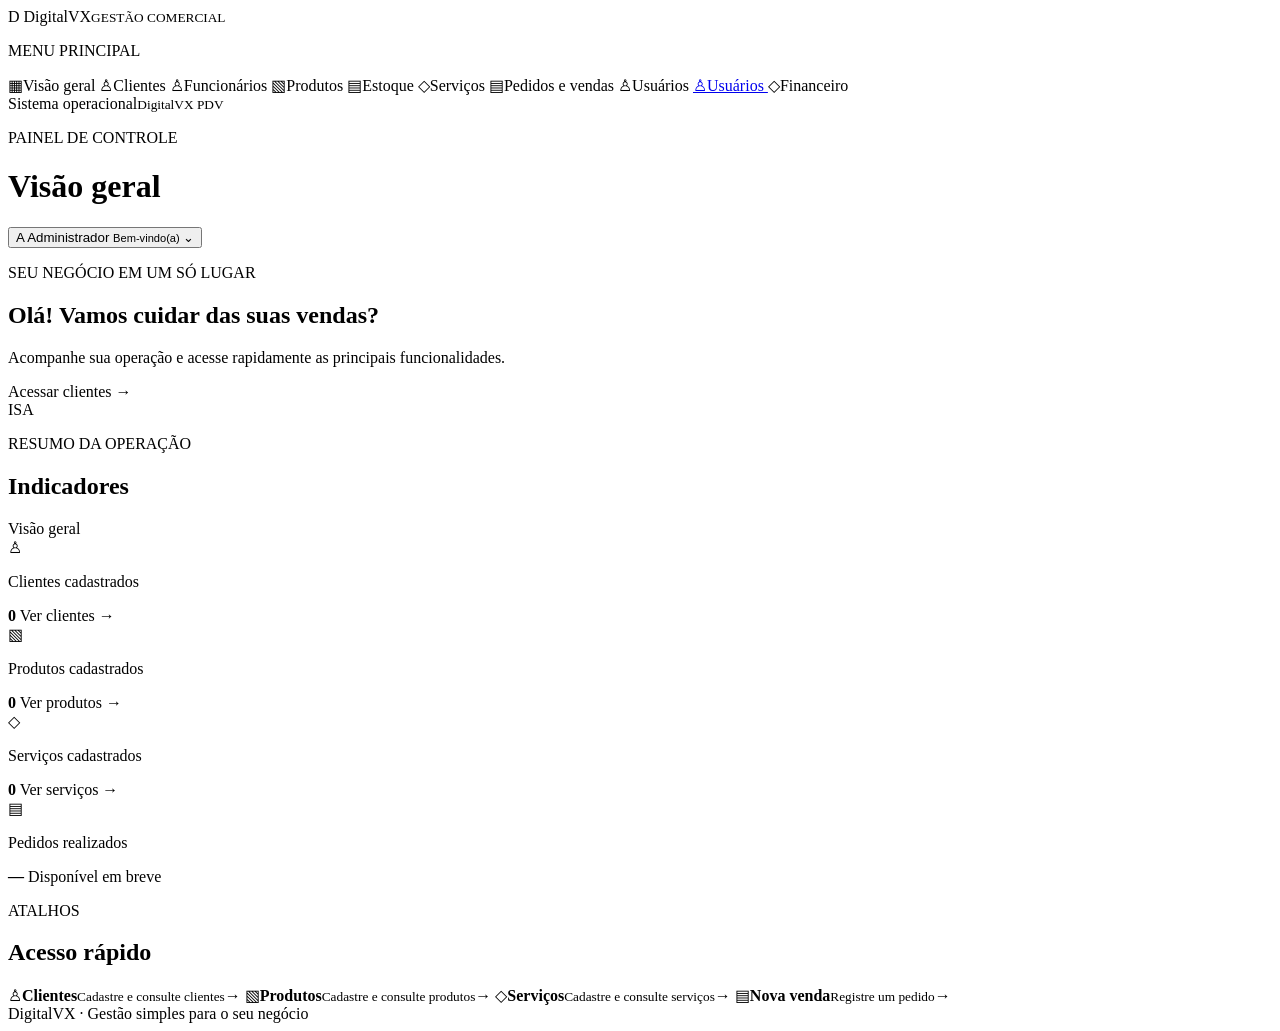
<file: demo/src/main/resources/templates/index.html>
<!DOCTYPE html>
<html lang="pt-BR" xmlns:th="http://www.thymeleaf.org"
      xmlns:sec="http://www.thymeleaf.org/extras/spring-security">
<head>
    <meta charset="UTF-8">
    <meta name="viewport" content="width=device-width, initial-scale=1.0">
    <title>Painel | DigitalVX</title>
    <link rel="stylesheet" th:href="@{/css/style.css}">
</head>
<body class="app-shell">
    <aside class="sidebar">
        <a class="brand" th:href="@{/}">
            <span class="brand-mark">D</span>
            <span>Digital<span class="brand-accent">VX</span><small>GESTÃO COMERCIAL</small></span>
        </a>
        <p class="nav-heading">MENU PRINCIPAL</p>
        <nav class="main-nav" aria-label="Menu principal">
            <a class="nav-link active" th:href="@{/}"><span class="nav-icon">▦</span>Visão geral</a>
            <a class="nav-link" th:href="@{/clientes}"><span class="nav-icon">♙</span>Clientes</a>
            <a class="nav-link" th:href="@{/funcionarios}"><span class="nav-icon">♙</span>Funcionários</a>
            <a class="nav-link" th:href="@{/produtos}"><span class="nav-icon">▧</span>Produtos</a>
            <a class="nav-link" th:href="@{/estoque}"><span class="nav-icon">▤</span>Estoque</a>
            <a class="nav-link" th:href="@{/servicos}"><span class="nav-icon">◇</span>Serviços</a>
            <a class="nav-link" th:href="@{/pedidos}"><span class="nav-icon">▤</span>Pedidos e vendas</a>
            <a class="nav-link" th:href="@{/usuarios}" sec:authorize="hasRole('ADMINISTRADOR')">
                <span class="nav-icon">♙</span>Usuários
            </a>
            <a class="nav-link" href="#" sec:authorize="!hasRole('ADMINISTRADOR')"
               onclick="alert('Você não tem permissão para acessar essa aba.'); return false;">
                <span class="nav-icon">♙</span>Usuários
            </a>
            <a class="nav-link" th:href="@{/financeiro}"><span class="nav-icon">◇</span>Financeiro</a>
        </nav>
        <div class="sidebar-bottom">
            <span class="status-dot"></span>
            <span>Sistema operacional<small>DigitalVX PDV</small></span>
        </div>
    </aside>

    <main class="main-content">
        <header class="topbar">
            <div>
                <p class="eyebrow">PAINEL DE CONTROLE</p>
                <h1>Visão geral</h1>
            </div>
            <div class="profile-menu">
                <button type="button"
                        class="profile-chip"
                        id="profileToggle"
                        aria-expanded="false"
                        aria-controls="profileDropdown">
                    <span class="avatar">A</span>
                    <span class="profile-info">
                        Administrador
                        <small>Bem-vindo(a)</small>
                    </span>
                    <span class="profile-arrow" aria-hidden="true">⌄</span>
                </button>

                <div class="profile-dropdown" id="profileDropdown" hidden>
                    <form th:action="@{/logout}" method="post">
                        <button type="submit" class="logout-button">
                            <span aria-hidden="true">↪</span>
                            Sair do sistema
                        </button>
                    </form>
                </div>
            </div>
        </header>

        <section class="welcome-card">
            <div>
                <p class="eyebrow welcome-eyebrow">SEU NEGÓCIO EM UM SÓ LUGAR</p>
                <h2>Olá! Vamos cuidar das suas vendas?</h2>
                <p>Acompanhe sua operação e acesse rapidamente as principais funcionalidades.</p>
                <a class="button button-light" th:href="@{/clientes}">Acessar clientes <span aria-hidden="true">→</span></a>
            </div>
            <div class="welcome-art" aria-hidden="true"><span>ISA</span><i></i><b></b></div>
        </section>

        <section class="section-block">
            <div class="section-title">
                <div><p class="eyebrow">RESUMO DA OPERAÇÃO</p><h2>Indicadores</h2></div>
                <span class="muted-label">Visão geral</span>
            </div>
            <div class="stats-grid">
                <article class="stat-card">
                    <span class="stat-icon violet">♙</span>
                    <p>Clientes cadastrados</p>
                    <strong th:text="${totalClientes}">0</strong>
                    <a th:href="@{/clientes}">Ver clientes <span aria-hidden="true">→</span></a>
                </article>
                <article class="stat-card">
                    <span class="stat-icon blue">▧</span>
                    <p>Produtos cadastrados</p>
                    <strong th:text="${totalProdutos}">0</strong>
                    <a th:href="@{/produtos}">Ver produtos <span aria-hidden="true">→</span></a>
                </article>
                <article class="stat-card">
                    <span class="stat-icon violet">◇</span>
                    <p>Serviços cadastrados</p>
                    <strong th:text="${totalServicos}">0</strong>
                    <a th:href="@{/servicos}">Ver serviços <span aria-hidden="true">→</span></a>
                </article>
                <article class="stat-card">
                    <span class="stat-icon orange">▤</span>
                    <p>Pedidos realizados</p>
                    <strong>—</strong>
                    <span class="coming-soon">Disponível em breve</span>
                </article>
            </div>
        </section>

        <section class="section-block">
            <div class="section-title">
                <div><p class="eyebrow">ATALHOS</p><h2>Acesso rápido</h2></div>
            </div>
            <div class="shortcuts-grid">
                <a class="shortcut-card" th:href="@{/clientes}">
                    <span class="shortcut-icon violet">♙</span><span><strong>Clientes</strong><small>Cadastre e consulte clientes</small></span><b aria-hidden="true">→</b>
                </a>
                <a class="shortcut-card" th:href="@{/produtos}">
                    <span class="shortcut-icon blue">▧</span><span><strong>Produtos</strong><small>Cadastre e consulte produtos</small></span><b aria-hidden="true">→</b>
                </a>
                <a class="shortcut-card" th:href="@{/servicos}">
                    <span class="shortcut-icon violet">◇</span><span><strong>Serviços</strong><small>Cadastre e consulte serviços</small></span><b aria-hidden="true">→</b>
                </a>
                <a class="shortcut-card" th:href="@{/pedidos}">
                    <span class="shortcut-icon orange">▤</span><span><strong>Nova venda</strong><small>Registre um pedido</small></span><b aria-hidden="true">→</b>
                </a>
            </div>
        </section>
        <footer class="page-footer">DigitalVX <span>·</span> Gestão simples para o seu negócio</footer>
    </main>
    <script>
        const profileToggle = document.getElementById('profileToggle');
        const profileDropdown = document.getElementById('profileDropdown');

        profileToggle.addEventListener('click', () => {
            const aberto = profileToggle.getAttribute('aria-expanded') === 'true';

            profileToggle.setAttribute('aria-expanded', String(!aberto));
            profileDropdown.hidden = aberto;
        });

        document.addEventListener('click', (event) => {
            if (!event.target.closest('.profile-menu')) {
                profileToggle.setAttribute('aria-expanded', 'false');
                profileDropdown.hidden = true;
            }
        });

        document.addEventListener('keydown', (event) => {
            if (event.key === 'Escape') {
                profileToggle.setAttribute('aria-expanded', 'false');
                profileDropdown.hidden = true;
                profileToggle.focus();
            }
        });
    </script>
</body>
</html>
</file>
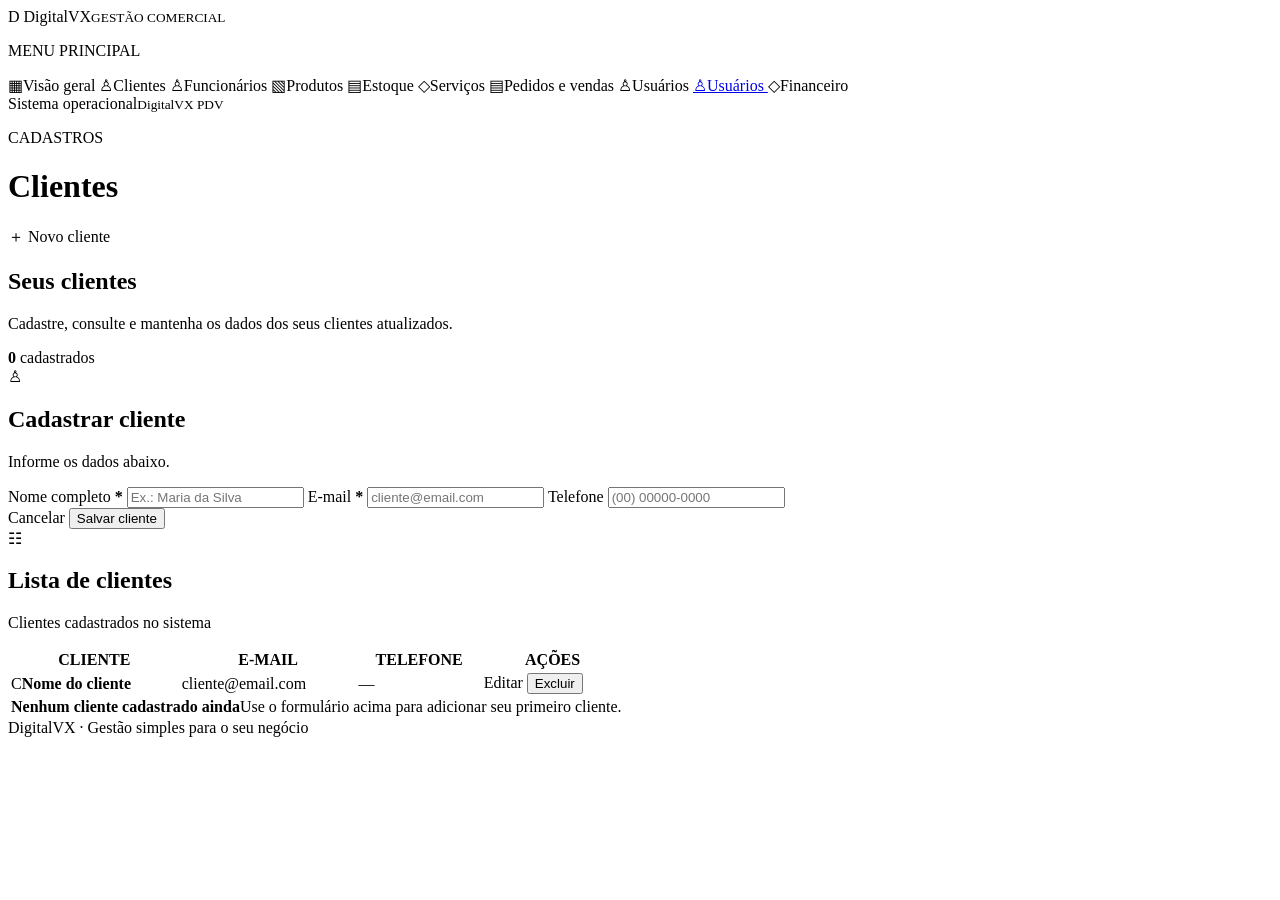
<file: demo/src/main/resources/templates/clientes.html>
<!DOCTYPE html>
<html lang="pt-BR" xmlns:th="http://www.thymeleaf.org"
      xmlns:sec="http://www.thymeleaf.org/extras/spring-security">
<head>
    <meta charset="UTF-8">
    <meta name="viewport" content="width=device-width, initial-scale=1.0">
    <title>Clientes | DigitalVX</title>
    <link rel="stylesheet" th:href="@{/css/style.css}">
</head>
<body class="app-shell">
    <aside class="sidebar">
        <a class="brand" th:href="@{/}">
            <span class="brand-mark">D</span>
            <span>Digital<span class="brand-accent">VX</span><small>GESTÃO COMERCIAL</small></span>
        </a>
        <p class="nav-heading">MENU PRINCIPAL</p>
        <nav class="main-nav" aria-label="Menu principal">
            <a class="nav-link" th:href="@{/}"><span class="nav-icon">▦</span>Visão geral</a>
            <a class="nav-link active" th:href="@{/clientes}"><span class="nav-icon">♙</span>Clientes</a>
            <a class="nav-link" th:href="@{/funcionarios}"><span class="nav-icon">♙</span>Funcionários</a>
            <a class="nav-link" th:href="@{/produtos}"><span class="nav-icon">▧</span>Produtos</a>
            <a class="nav-link" th:href="@{/estoque}"><span class="nav-icon">▤</span>Estoque</a>
            <a class="nav-link" th:href="@{/servicos}"><span class="nav-icon">◇</span>Serviços</a>
            <a class="nav-link" th:href="@{/pedidos}"><span class="nav-icon">▤</span>Pedidos e vendas</a>
            <a class="nav-link" th:href="@{/usuarios}" sec:authorize="hasRole('ADMINISTRADOR')">
                <span class="nav-icon">♙</span>Usuários
            </a>
            <a class="nav-link" href="#" sec:authorize="!hasRole('ADMINISTRADOR')"
               onclick="alert('Você não tem permissão para acessar essa aba.'); return false;">
                <span class="nav-icon">♙</span>Usuários
            </a>
            <a class="nav-link" th:href="@{/financeiro}"><span class="nav-icon">◇</span>Financeiro</a>
        </nav>
        <div class="sidebar-bottom">
            <span class="status-dot"></span>
            <span>Sistema operacional<small>DigitalVX PDV</small></span>
        </div>
    </aside>

    <main class="main-content">
        <header class="topbar">
            <div>
                <p class="eyebrow">CADASTROS</p>
                <h1>Clientes</h1>
            </div>
            <a class="button button-primary" th:href="@{/clientes}">＋ Novo cliente</a>
        </header>

        <div class="page-intro">
            <div><h2>Seus clientes</h2><p>Cadastre, consulte e mantenha os dados dos seus clientes atualizados.</p></div>
            <span class="count-badge"><strong th:text="${#lists.size(clientes)}">0</strong> cadastrados</span>
        </div>

        <div class="alert alert-success" role="status" th:if="${sucesso}" th:text="${sucesso}"></div>
        <div class="alert alert-error" role="alert" th:if="${erro}" th:text="${erro}"></div>

        <section class="content-card form-card">
            <div class="card-heading">
                <div><span class="card-heading-icon violet">♙</span><div><h2 th:text="${cliente.id == null ? 'Cadastrar cliente' : 'Editar cliente'}">Cadastrar cliente</h2><p>Informe os dados abaixo.</p></div></div>
            </div>
            <form th:action="@{/clientes/salvar}" th:object="${cliente}" method="post">
                <input type="hidden" th:field="*{id}">
                <div class="form-grid">
                    <label class="form-field">
                        <span>Nome completo <b>*</b></span>
                        <input type="text" th:field="*{nome}" placeholder="Ex.: Maria da Silva" required maxlength="255" autocomplete="name">
                    </label>
                    <label class="form-field">
                        <span>E-mail <b>*</b></span>
                        <input type="email" th:field="*{email}" placeholder="cliente@email.com" required maxlength="255" autocomplete="email">
                    </label>
                    <label class="form-field">
                        <span>Telefone</span>
                        <input type="tel" th:field="*{numero}" placeholder="(00) 00000-0000" maxlength="255" autocomplete="tel">
                    </label>
                </div>
                <div class="form-actions">
                    <a class="button button-quiet" th:if="${cliente.id != null}" th:href="@{/clientes}">Cancelar</a>
                    <button class="button button-primary" type="submit" th:text="${cliente.id == null ? 'Salvar cliente' : 'Salvar alterações'}">Salvar cliente</button>
                </div>
            </form>
        </section>

        <section class="content-card table-card">
            <div class="card-heading">
                <div><span class="card-heading-icon blue">☷</span><div><h2>Lista de clientes</h2><p>Clientes cadastrados no sistema</p></div></div>
            </div>
            <div class="table-wrap">
                <table>
                    <thead><tr><th>CLIENTE</th><th>E-MAIL</th><th>TELEFONE</th><th class="actions-column client-actions-column">AÇÕES</th></tr></thead>
                    <tbody>
                        <tr th:each="item : ${clientes}">
                            <td><span class="table-avatar" th:text="${#strings.substring(item.nome, 0, 1).toUpperCase()}">C</span><strong th:text="${item.nome}">Nome do cliente</strong></td>
                            <td th:text="${item.email}">cliente@email.com</td>
                            <td th:text="${#strings.isEmpty(item.numero) ? '—' : item.numero}">—</td>
                            <td class="actions-column client-actions-column">
                                <a class="table-action" th:href="@{/clientes(editar=${item.id})}" th:aria-label="|Editar ${item.nome}|">Editar</a>
                                <form th:action="@{/clientes/excluir}" method="post"
                                      style="display: inline;"
                                      onsubmit="return confirm('Tem certeza de que deseja excluir este cliente?');">
                                    <input type="hidden" name="id" th:value="${item.id}">
                                    <button type="submit" class="table-action table-action-delete"
                                            th:aria-label="|Excluir ${item.nome}|">Excluir</button>
                                </form>
                            </td>
                        </tr>
                        <tr th:if="${#lists.isEmpty(clientes)}">
                            <td class="empty-state" colspan="4"><strong>Nenhum cliente cadastrado ainda</strong><span>Use o formulário acima para adicionar seu primeiro cliente.</span></td>
                        </tr>
                    </tbody>
                </table>
            </div>
        </section>
        <footer class="page-footer">DigitalVX <span>·</span> Gestão simples para o seu negócio</footer>
    </main>
</body>
</html>
</file>
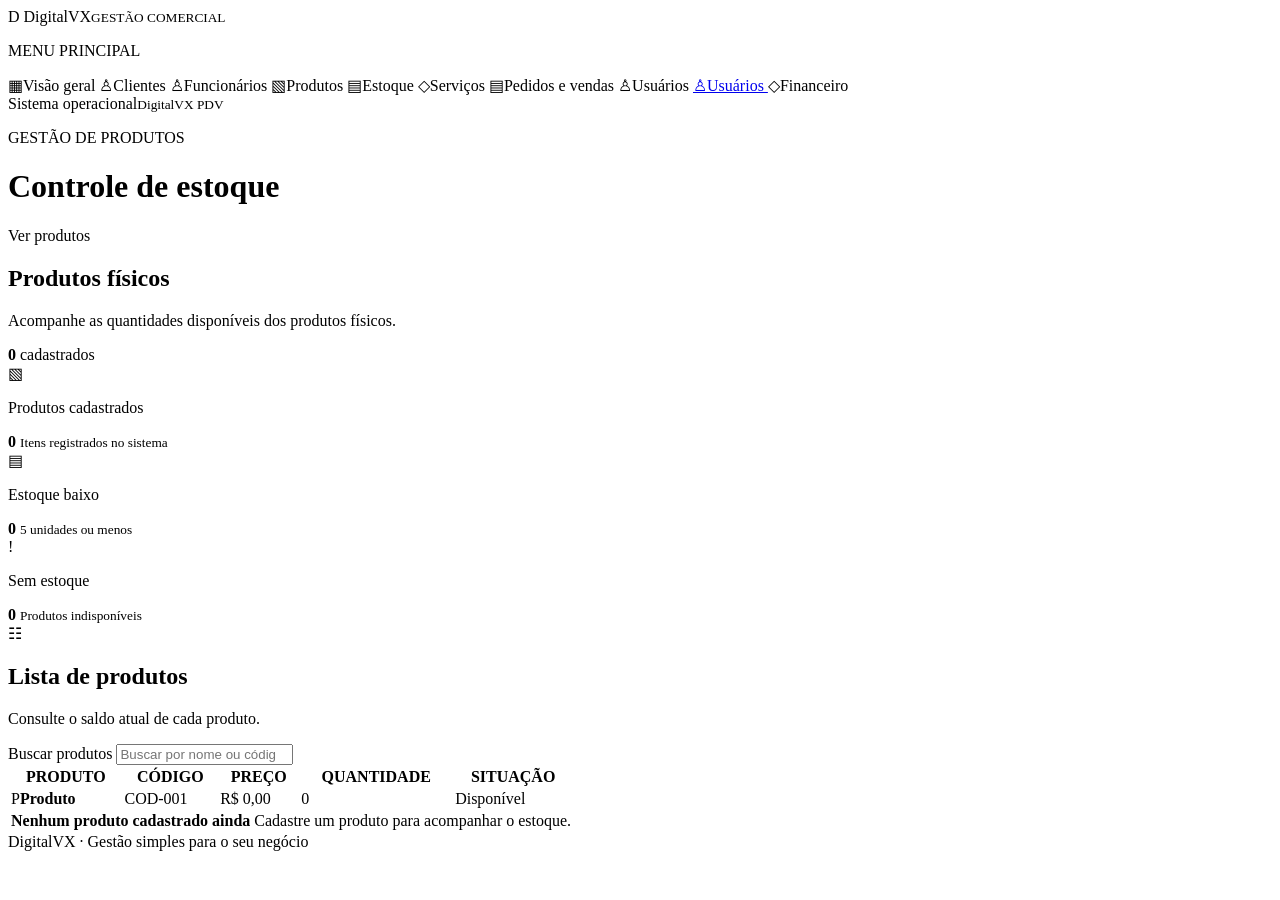
<file: demo/src/main/resources/templates/estoque.html>
<!DOCTYPE html>
<html lang="pt-BR" xmlns:th="http://www.thymeleaf.org"
      xmlns:sec="http://www.thymeleaf.org/extras/spring-security">
<head>
    <meta charset="UTF-8">
    <meta name="viewport" content="width=device-width, initial-scale=1.0">
    <title>Estoque | DigitalVX</title>
    <link rel="stylesheet" th:href="@{/css/style.css}">
</head>
<body class="app-shell">
    <aside class="sidebar">
        <a class="brand" th:href="@{/}">
            <span class="brand-mark">D</span>
            <span>Digital<span class="brand-accent">VX</span><small>GESTÃO COMERCIAL</small></span>
        </a>
        <p class="nav-heading">MENU PRINCIPAL</p>
        <nav class="main-nav" aria-label="Menu principal">
            <a class="nav-link" th:href="@{/}"><span class="nav-icon">▦</span>Visão geral</a>
            <a class="nav-link" th:href="@{/clientes}"><span class="nav-icon">♙</span>Clientes</a>
            <a class="nav-link" th:href="@{/funcionarios}"><span class="nav-icon">♙</span>Funcionários</a>
            <a class="nav-link" th:href="@{/produtos}"><span class="nav-icon">▧</span>Produtos</a>
            <a class="nav-link active" th:href="@{/estoque}" aria-current="page"><span class="nav-icon">▤</span>Estoque</a>
            <a class="nav-link" th:href="@{/servicos}"><span class="nav-icon">◇</span>Serviços</a>
            <a class="nav-link" th:href="@{/pedidos}"><span class="nav-icon">▤</span>Pedidos e vendas</a>
            <a class="nav-link" th:href="@{/usuarios}" sec:authorize="hasRole('ADMINISTRADOR')">
                <span class="nav-icon">♙</span>Usuários
            </a>
            <a class="nav-link" href="#" sec:authorize="!hasRole('ADMINISTRADOR')"
               onclick="alert('Você não tem permissão para acessar essa aba.'); return false;">
                <span class="nav-icon">♙</span>Usuários
            </a>
            <a class="nav-link" th:href="@{/financeiro}"><span class="nav-icon">◇</span>Financeiro</a>
        </nav>
        <div class="sidebar-bottom">
            <span class="status-dot"></span>
            <span>Sistema operacional<small>DigitalVX PDV</small></span>
        </div>
    </aside>

    <main class="main-content">
        <header class="topbar">
            <div>
                <p class="eyebrow">GESTÃO DE PRODUTOS</p>
                <h1>Controle de estoque</h1>
            </div>
            <a class="button button-primary" th:href="@{/produtos}">Ver produtos</a>
        </header>

        <div class="page-intro">
            <div>
                <h2>Produtos físicos</h2>
                <p>Acompanhe as quantidades disponíveis dos produtos físicos.</p>
            </div>
            <span class="count-badge"><strong th:text="${totalProdutos}">0</strong> cadastrados</span>
        </div>

        <section class="stats-grid stock-stats-grid" aria-label="Indicadores de estoque">
            <article class="stat-card">
                <span class="stat-icon blue">▧</span>
                <p>Produtos cadastrados</p>
                <strong th:text="${totalProdutos}">0</strong>
                <small>Itens registrados no sistema</small>
            </article>
            <article class="stat-card">
                <span class="stat-icon orange">▤</span>
                <p>Estoque baixo</p>
                <strong th:text="${estoqueBaixo}">0</strong>
                <small>5 unidades ou menos</small>
            </article>
            <article class="stat-card">
                <span class="stat-icon violet">!</span>
                <p>Sem estoque</p>
                <strong th:text="${semEstoque}">0</strong>
                <small>Produtos indisponíveis</small>
            </article>
        </section>

        <section class="content-card table-card">
            <div class="card-heading stock-table-heading">
                <div>
                    <span class="card-heading-icon blue">☷</span>
                    <div>
                        <h2>Lista de produtos</h2>
                        <p>Consulte o saldo atual de cada produto.</p>
                    </div>
                </div>
                <label class="stock-search">
                    <span class="visually-hidden">Buscar produtos</span>
                    <input id="busca" type="search" placeholder="Buscar por nome ou código..." aria-label="Buscar produtos">
                </label>
            </div>
            <div class="table-wrap">
                <table id="tabelaEstoque">
                    <thead>
                    <tr>
                        <th>PRODUTO</th>
                        <th>CÓDIGO</th>
                        <th>PREÇO</th>
                        <th>QUANTIDADE</th>
                        <th>SITUAÇÃO</th>
                    </tr>
                    </thead>
                    <tbody>
                    <tr th:each="produto : ${produtos}" data-produto="true">
                        <td><span class="table-avatar" th:text="${#strings.substring(produto.nome, 0, 1).toUpperCase()}">P</span><strong class="product-name" th:text="${produto.nome}">Produto</strong></td>
                        <td th:text="${produto.codigo}">COD-001</td>
                        <td th:text="|R$ ${#numbers.formatDecimal(produto.preco, 1, 2)}|">R$ 0,00</td>
                        <td th:text="${produto.estoque != null ? produto.estoque : 0}">0</td>
                        <td>
                            <span class="stock-status"
                                  th:classappend="${produto.estoque == null or produto.estoque <= 0}
                                      ? ' stock-status-danger'
                                      : (${produto.estoque <= 5}
                                          ? ' stock-status-warning' : ' stock-status-ok')"
                                  th:text="${produto.estoque == null or produto.estoque <= 0}
                                      ? 'Sem estoque'
                                      : (${produto.estoque <= 5}
                                          ? 'Estoque baixo' : 'Disponível')">Disponível</span>
                        </td>
                    </tr>
                    <tr th:if="${#lists.isEmpty(produtos)}">
                        <td class="empty-state" colspan="5">
                            <strong>Nenhum produto cadastrado ainda</strong>
                            <span>Cadastre um produto para acompanhar o estoque.</span>
                        </td>
                    </tr>
                    </tbody>
                </table>
            </div>
        </section>
        <footer class="page-footer">DigitalVX <span>·</span> Gestão simples para o seu negócio</footer>
    </main>

    <script>
        const busca = document.getElementById("busca");

        busca.addEventListener("input", function () {
            const termo = this.value.toLocaleLowerCase("pt-BR");
            document.querySelectorAll("#tabelaEstoque tbody tr[data-produto]")
                .forEach((linha) => {
                    linha.hidden = !linha.textContent.toLocaleLowerCase("pt-BR").includes(termo);
                });
        });
    </script>
</body>
</html>
</file>
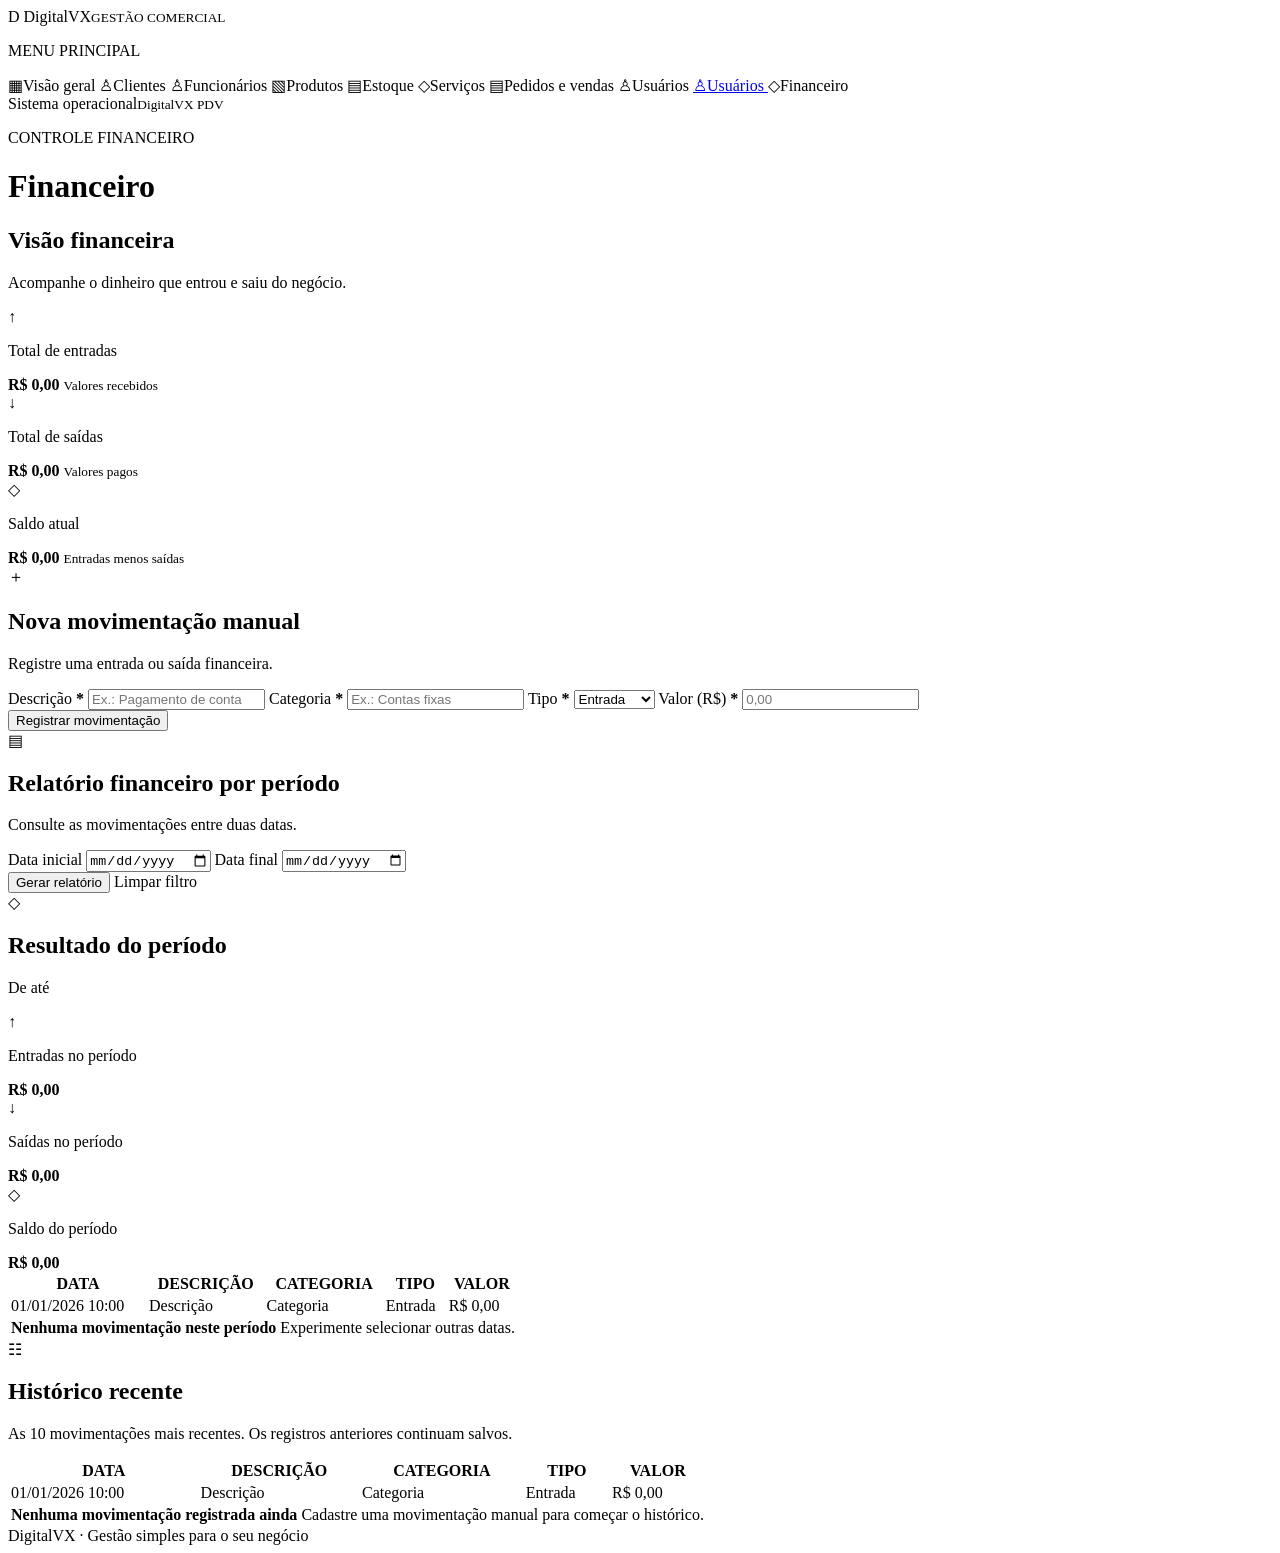
<file: demo/src/main/resources/templates/financeiro.html>
<!DOCTYPE html>
<html lang="pt-BR" xmlns:th="http://www.thymeleaf.org"
      xmlns:sec="http://www.thymeleaf.org/extras/spring-security">
<head>
    <meta charset="UTF-8">
    <meta name="viewport" content="width=device-width, initial-scale=1.0">
    <title>Financeiro | DigitalVX</title>
    <link rel="stylesheet" th:href="@{/css/style.css}">
</head>
<body class="app-shell">
    <aside class="sidebar">
        <a class="brand" th:href="@{/}">
            <span class="brand-mark">D</span>
            <span>Digital<span class="brand-accent">VX</span><small>GESTÃO COMERCIAL</small></span>
        </a>
        <p class="nav-heading">MENU PRINCIPAL</p>
        <nav class="main-nav" aria-label="Menu principal">
            <a class="nav-link" th:href="@{/}"><span class="nav-icon">▦</span>Visão geral</a>
            <a class="nav-link" th:href="@{/clientes}"><span class="nav-icon">♙</span>Clientes</a>
            <a class="nav-link" th:href="@{/funcionarios}"><span class="nav-icon">♙</span>Funcionários</a>
            <a class="nav-link" th:href="@{/produtos}"><span class="nav-icon">▧</span>Produtos</a>
            <a class="nav-link" th:href="@{/estoque}"><span class="nav-icon">▤</span>Estoque</a>
            <a class="nav-link" th:href="@{/servicos}"><span class="nav-icon">◇</span>Serviços</a>
            <a class="nav-link" th:href="@{/pedidos}"><span class="nav-icon">▤</span>Pedidos e vendas</a>
            <a class="nav-link" th:href="@{/usuarios}" sec:authorize="hasRole('ADMINISTRADOR')">
                <span class="nav-icon">♙</span>Usuários
            </a>
            <a class="nav-link" href="#" sec:authorize="!hasRole('ADMINISTRADOR')"
               onclick="alert('Você não tem permissão para acessar essa aba.'); return false;">
                <span class="nav-icon">♙</span>Usuários
            </a>
            <a class="nav-link active" th:href="@{/financeiro}" aria-current="page">
                <span class="nav-icon">◇</span>Financeiro
            </a>
        </nav>
        <div class="sidebar-bottom">
            <span class="status-dot"></span>
            <span>Sistema operacional<small>DigitalVX PDV</small></span>
        </div>
    </aside>

    <main class="main-content">
        <header class="topbar">
            <div>
                <p class="eyebrow">CONTROLE FINANCEIRO</p>
                <h1>Financeiro</h1>
            </div>
        </header>

        <div class="page-intro">
            <div>
                <h2>Visão financeira</h2>
                <p>Acompanhe o dinheiro que entrou e saiu do negócio.</p>
            </div>
        </div>

        <div class="alert alert-error" role="alert" th:if="${erro}" th:text="${erro}"></div>
        <div class="alert alert-success" role="status" th:if="${sucesso}" th:text="${sucesso}"></div>

        <section class="stats-grid finance-stats-grid" aria-label="Resumo financeiro">
            <article class="stat-card">
                <span class="stat-icon blue">↑</span>
                <p>Total de entradas</p>
                <strong th:text="|R$ ${#numbers.formatDecimal(totalEntradas, 1, 'POINT', 2, 'COMMA')}|">R$ 0,00</strong>
                <small>Valores recebidos</small>
            </article>
            <article class="stat-card">
                <span class="stat-icon orange">↓</span>
                <p>Total de saídas</p>
                <strong th:text="|R$ ${#numbers.formatDecimal(totalSaidas, 1, 'POINT', 2, 'COMMA')}|">R$ 0,00</strong>
                <small>Valores pagos</small>
            </article>
            <article class="stat-card">
                <span class="stat-icon violet">◇</span>
                <p>Saldo atual</p>
                <strong th:text="|R$ ${#numbers.formatDecimal(saldoAtual, 1, 'POINT', 2, 'COMMA')}|">R$ 0,00</strong>
                <small>Entradas menos saídas</small>
            </article>
        </section>

        <section class="content-card form-card finance-form-card">
            <div class="card-heading">
                <div>
                    <span class="card-heading-icon violet">＋</span>
                    <div>
                        <h2>Nova movimentação manual</h2>
                        <p>Registre uma entrada ou saída financeira.</p>
                    </div>
                </div>
            </div>
            <form th:action="@{/financeiro/salvar}" th:object="${movimentacao}" method="post">
                <div class="form-grid finance-form-grid">
                    <label class="form-field">
                        Descrição <b>*</b>
                        <input type="text" th:field="*{descricao}" maxlength="150"
                               placeholder="Ex.: Pagamento de conta" required>
                    </label>
                    <label class="form-field">
                        Categoria <b>*</b>
                        <input type="text" th:field="*{categoria}" maxlength="80"
                               placeholder="Ex.: Contas fixas" required>
                    </label>
                    <label class="form-field">
                        Tipo <b>*</b>
                        <select th:field="*{tipo}" required>
                            <option value="" disabled>Selecione</option>
                            <option value="ENTRADA">Entrada</option>
                            <option value="SAIDA">Saída</option>
                        </select>
                    </label>
                    <label class="form-field">
                        Valor (R$) <b>*</b>
                        <input type="number" th:field="*{valor}" min="0.01" step="0.01"
                               placeholder="0,00" required>
                    </label>
                </div>
                <div class="form-actions">
                    <button class="button button-primary" type="submit">Registrar movimentação</button>
                </div>
            </form>
        </section>

        <div class="alert alert-error" role="alert"
             th:if="${erroRelatorio}" th:text="${erroRelatorio}"></div>

        <section class="content-card form-card">
            <div class="card-heading">
                <div>
                    <span class="card-heading-icon blue">▤</span>
                    <div>
                        <h2>Relatório financeiro por período</h2>
                        <p>Consulte as movimentações entre duas datas.</p>
                    </div>
                </div>
            </div>
            <form th:action="@{/financeiro}" method="get">
                <div class="form-grid">
                    <label class="form-field">
                        Data inicial
                        <input type="date" name="dataInicial"
                               th:value="${dataInicial}" required>
                    </label>
                    <label class="form-field">
                        Data final
                        <input type="date" name="dataFinal"
                               th:value="${dataFinal}" required>
                    </label>
                </div>
                <div class="form-actions">
                    <button class="button button-primary" type="submit">
                        Gerar relatório
                    </button>
                    <a class="button button-quiet" th:href="@{/financeiro}">
                        Limpar filtro
                    </a>
                </div>
            </form>
        </section>

        <section class="content-card table-card finance-table-card"
                 th:if="${relatorioGerado}">
            <div class="card-heading">
                <div>
                    <span class="card-heading-icon violet">◇</span>
                    <div>
                        <h2>Resultado do período</h2>
                        <p>
                            De
                            <strong th:text="${#temporals.format(dataInicial, 'dd/MM/yyyy')}"></strong>
                            até
                            <strong th:text="${#temporals.format(dataFinal, 'dd/MM/yyyy')}"></strong>
                        </p>
                    </div>
                </div>
            </div>
            <section class="stats-grid finance-stats-grid"
                     aria-label="Totais do período">
                <article class="stat-card">
                    <span class="stat-icon blue">↑</span>
                    <p>Entradas no período</p>
                    <strong th:text="|R$ ${#numbers.formatDecimal(entradasPeriodo, 1, 'POINT', 2, 'COMMA')}|">R$ 0,00</strong>
                </article>
                <article class="stat-card">
                    <span class="stat-icon orange">↓</span>
                    <p>Saídas no período</p>
                    <strong th:text="|R$ ${#numbers.formatDecimal(saidasPeriodo, 1, 'POINT', 2, 'COMMA')}|">R$ 0,00</strong>
                </article>
                <article class="stat-card">
                    <span class="stat-icon violet">◇</span>
                    <p>Saldo do período</p>
                    <strong th:text="|R$ ${#numbers.formatDecimal(saldoPeriodo, 1, 'POINT', 2, 'COMMA')}|">R$ 0,00</strong>
                </article>
            </section>
            <div class="table-wrap">
                <table>
                    <thead>
                    <tr>
                        <th>DATA</th>
                        <th>DESCRIÇÃO</th>
                        <th>CATEGORIA</th>
                        <th>TIPO</th>
                        <th class="finance-value">VALOR</th>
                    </tr>
                    </thead>
                    <tbody>
                    <tr th:each="item : ${movimentacoesPeriodo}">
                        <td th:text="${#temporals.format(item.data, 'dd/MM/yyyy HH:mm')}">01/01/2026 10:00</td>
                        <td th:text="${item.descricao}">Descrição</td>
                        <td th:text="${item.categoria}">Categoria</td>
                        <td>
                            <span class="finance-type"
                                  th:classappend="${item.tipo.name() == 'ENTRADA'} ? ' finance-type-entry' : ' finance-type-exit'"
                                  th:text="${item.tipo.name() == 'ENTRADA'} ? 'Entrada' : 'Saída'">Entrada</span>
                        </td>
                        <td class="finance-value"
                            th:text="|R$ ${#numbers.formatDecimal(item.valor, 1, 'POINT', 2, 'COMMA')}|">R$ 0,00</td>
                    </tr>
                    <tr th:if="${#lists.isEmpty(movimentacoesPeriodo)}">
                        <td class="empty-state" colspan="5">
                            <strong>Nenhuma movimentação neste período</strong>
                            <span>Experimente selecionar outras datas.</span>
                        </td>
                    </tr>
                    </tbody>
                </table>
            </div>
        </section>

        <section class="content-card table-card finance-table-card">
            <div class="card-heading">
                <div>
                    <span class="card-heading-icon blue">☷</span>
                    <div>
                        <h2>Histórico recente</h2>
                        <p>As 10 movimentações mais recentes. Os registros anteriores continuam salvos.</p>
                    </div>
                </div>
            </div>
            <div class="table-wrap">
                <table>
                    <thead>
                    <tr>
                        <th>DATA</th>
                        <th>DESCRIÇÃO</th>
                        <th>CATEGORIA</th>
                        <th>TIPO</th>
                        <th class="finance-value">VALOR</th>
                    </tr>
                    </thead>
                    <tbody>
                    <tr th:each="item : ${movimentacoes}">
                        <td th:text="${#temporals.format(item.data, 'dd/MM/yyyy HH:mm')}">01/01/2026 10:00</td>
                        <td th:text="${item.descricao}">Descrição</td>
                        <td th:text="${item.categoria}">Categoria</td>
                        <td>
                            <span class="finance-type"
                                  th:classappend="${item.tipo.name() == 'ENTRADA'} ? ' finance-type-entry' : ' finance-type-exit'"
                                  th:text="${item.tipo.name() == 'ENTRADA'} ? 'Entrada' : 'Saída'">Entrada</span>
                        </td>
                        <td class="finance-value"
                            th:text="|R$ ${#numbers.formatDecimal(item.valor, 1, 'POINT', 2, 'COMMA')}|">R$ 0,00</td>
                    </tr>
                    <tr th:if="${#lists.isEmpty(movimentacoes)}">
                        <td class="empty-state" colspan="5">
                            <strong>Nenhuma movimentação registrada ainda</strong>
                            <span>Cadastre uma movimentação manual para começar o histórico.</span>
                        </td>
                    </tr>
                    </tbody>
                </table>
            </div>
        </section>
        <footer class="page-footer">DigitalVX <span>·</span> Gestão simples para o seu negócio</footer>
    </main>
</body>
</html>
</file>
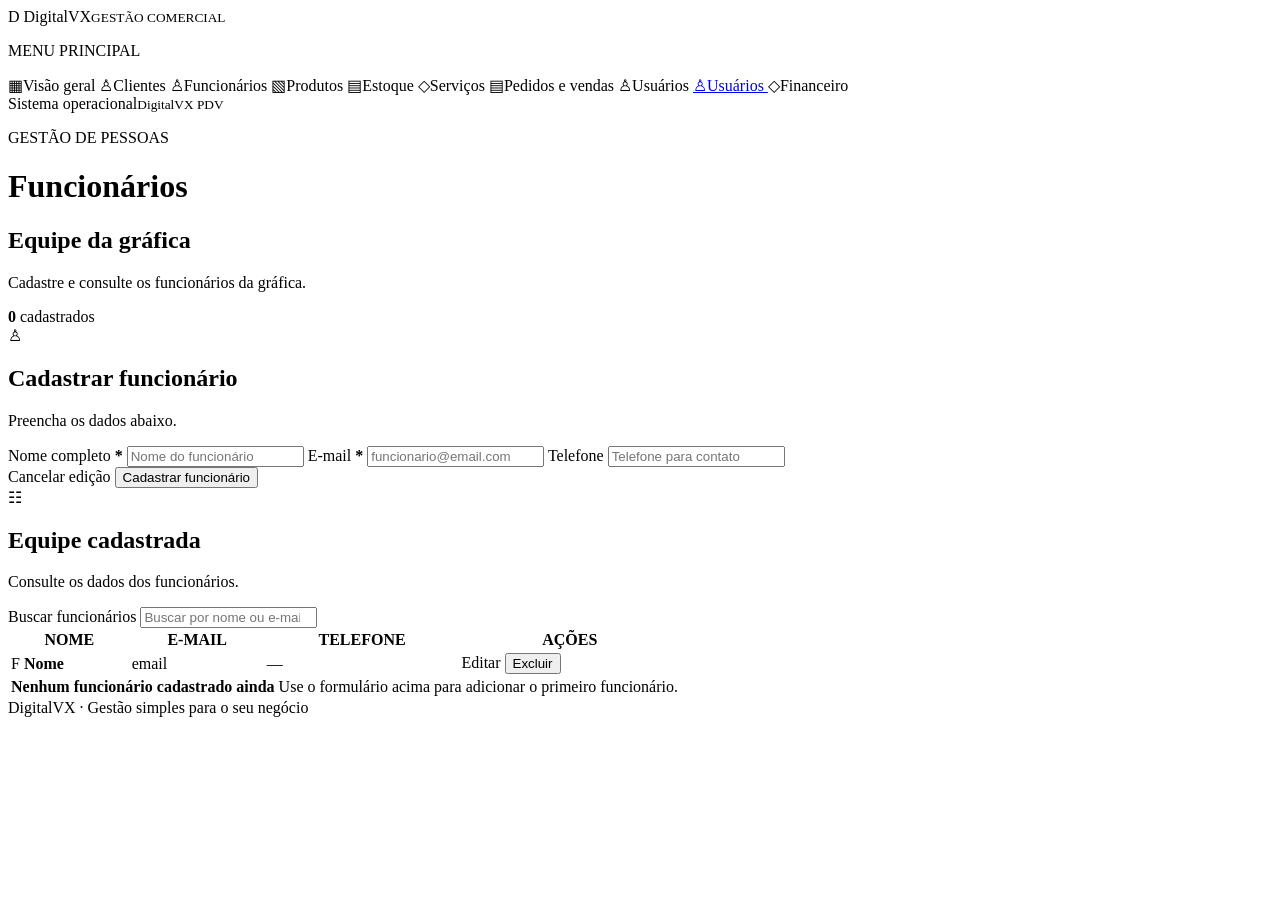
<file: demo/src/main/resources/templates/funcionarios.html>
<!DOCTYPE html>
<html lang="pt-BR" xmlns:th="http://www.thymeleaf.org"
      xmlns:sec="http://www.thymeleaf.org/extras/spring-security">
<head>
    <meta charset="UTF-8">
    <meta name="viewport" content="width=device-width, initial-scale=1.0">
    <title>Funcionários | DigitalVX</title>
    <link rel="stylesheet" th:href="@{/css/style.css}">
</head>
<body class="app-shell">
    <aside class="sidebar">
        <a class="brand" th:href="@{/}">
            <span class="brand-mark">D</span>
            <span>Digital<span class="brand-accent">VX</span><small>GESTÃO COMERCIAL</small></span>
        </a>
        <p class="nav-heading">MENU PRINCIPAL</p>
        <nav class="main-nav" aria-label="Menu principal">
            <a class="nav-link" th:href="@{/}"><span class="nav-icon">▦</span>Visão geral</a>
            <a class="nav-link" th:href="@{/clientes}"><span class="nav-icon">♙</span>Clientes</a>
            <a class="nav-link active" th:href="@{/funcionarios}" aria-current="page"><span class="nav-icon">♙</span>Funcionários</a>
            <a class="nav-link" th:href="@{/produtos}"><span class="nav-icon">▧</span>Produtos</a>
            <a class="nav-link" th:href="@{/estoque}"><span class="nav-icon">▤</span>Estoque</a>
            <a class="nav-link" th:href="@{/servicos}"><span class="nav-icon">◇</span>Serviços</a>
            <a class="nav-link" th:href="@{/pedidos}"><span class="nav-icon">▤</span>Pedidos e vendas</a>
            <a class="nav-link" th:href="@{/usuarios}" sec:authorize="hasRole('ADMINISTRADOR')">
                <span class="nav-icon">♙</span>Usuários
            </a>
            <a class="nav-link" href="#" sec:authorize="!hasRole('ADMINISTRADOR')"
               onclick="alert('Você não tem permissão para acessar essa aba.'); return false;">
                <span class="nav-icon">♙</span>Usuários
            </a>
            <a class="nav-link" th:href="@{/financeiro}"><span class="nav-icon">◇</span>Financeiro</a>
        </nav>
        <div class="sidebar-bottom">
            <span class="status-dot"></span>
            <span>Sistema operacional<small>DigitalVX PDV</small></span>
        </div>
    </aside>

    <main class="main-content">
        <header class="topbar">
            <div>
                <p class="eyebrow">GESTÃO DE PESSOAS</p>
                <h1>Funcionários</h1>
            </div>
        </header>

        <div class="page-intro">
            <div>
                <h2>Equipe da gráfica</h2>
                <p>Cadastre e consulte os funcionários da gráfica.</p>
            </div>
            <span class="count-badge"><strong th:text="${#lists.size(funcionarios)}">0</strong> cadastrados</span>
        </div>

        <div class="alert alert-success" role="status" th:if="${sucesso}" th:text="${sucesso}"></div>
        <div class="alert alert-error" role="alert" th:if="${erro}" th:text="${erro}"></div>

        <section class="content-card form-card">
            <div class="card-heading">
                <div>
                    <span class="card-heading-icon violet">♙</span>
                    <div>
                        <h2 th:text="${funcionario.id == null ? 'Cadastrar funcionário' : 'Editar funcionário'}">Cadastrar funcionário</h2>
                        <p>Preencha os dados abaixo.</p>
                    </div>
                </div>
            </div>

            <form th:action="@{/funcionarios/salvar}" th:object="${funcionario}" method="post">
                <input type="hidden" th:field="*{id}">
                <div class="form-grid">
                    <label class="form-field">
                        <span>Nome completo <b>*</b></span>
                        <input type="text" th:field="*{nome}" placeholder="Nome do funcionário" required>
                    </label>
                    <label class="form-field">
                        <span>E-mail <b>*</b></span>
                        <input type="email" th:field="*{email}" placeholder="funcionario@email.com" required>
                    </label>
                    <label class="form-field">
                        <span>Telefone</span>
                        <input type="text" th:field="*{numero}" placeholder="Telefone para contato">
                    </label>
                </div>
                <div class="form-actions">
                    <a class="button button-quiet" th:if="${funcionario.id != null}" th:href="@{/funcionarios}">Cancelar edição</a>
                    <button class="button button-primary" type="submit"
                            th:text="${funcionario.id == null ? 'Cadastrar funcionário' : 'Salvar alterações'}">
                        Cadastrar funcionário
                    </button>
                </div>
            </form>
        </section>

        <section class="content-card table-card">
            <div class="card-heading stock-table-heading">
                <div>
                    <span class="card-heading-icon blue">☷</span>
                    <div>
                        <h2>Equipe cadastrada</h2>
                        <p>Consulte os dados dos funcionários.</p>
                    </div>
                </div>
                <label class="stock-search">
                    <span class="visually-hidden">Buscar funcionários</span>
                    <input id="busca" type="search"
                           placeholder="Buscar por nome ou e-mail..."
                           aria-label="Buscar funcionários">
                </label>
            </div>

            <div class="table-wrap">
                <table id="tabelaFuncionarios">
                    <thead>
                    <tr>
                        <th>NOME</th>
                        <th>E-MAIL</th>
                        <th>TELEFONE</th>
                        <th class="actions-column">AÇÕES</th>
                    </tr>
                    </thead>
                    <tbody>
                    <tr th:each="f : ${funcionarios}" data-funcionario="true">
                        <td>
                            <span class="table-avatar" th:text="${#strings.substring(f.nome, 0, 1).toUpperCase()}">F</span>
                            <strong th:text="${f.nome}">Nome</strong>
                        </td>
                        <td th:text="${f.email}">email</td>
                        <td th:text="${#strings.isEmpty(f.numero) ? '—' : f.numero}">—</td>
                        <td class="actions-column">
                            <a class="table-action" th:href="@{/funcionarios(editar=${f.id})}"
                               th:aria-label="|Editar ${f.nome}|">Editar</a>
                            <form th:action="@{/funcionarios/excluir}"
                                  method="post"
                                  style="display: inline;"
                                  onsubmit="return confirm('Tem certeza de que deseja excluir este funcionário?');">
                                <input type="hidden" name="id" th:value="${f.id}">
                                <button type="submit" class="table-action table-action-delete"
                                        th:aria-label="|Excluir ${f.nome}|">Excluir</button>
                            </form>
                        </td>
                    </tr>
                    <tr th:if="${#lists.isEmpty(funcionarios)}">
                        <td class="empty-state" colspan="4">
                            <strong>Nenhum funcionário cadastrado ainda</strong>
                            <span>Use o formulário acima para adicionar o primeiro funcionário.</span>
                        </td>
                    </tr>
                    </tbody>
                </table>
            </div>
        </section>
        <footer class="page-footer">DigitalVX <span>·</span> Gestão simples para o seu negócio</footer>
    </main>

    <script>
        const busca = document.getElementById("busca");

        busca.addEventListener("input", function () {
            const termo = this.value.toLocaleLowerCase("pt-BR");
            document.querySelectorAll("#tabelaFuncionarios tbody tr[data-funcionario]")
                .forEach((linha) => {
                    const texto = `${linha.cells[0].textContent} ${linha.cells[1].textContent}`
                        .toLocaleLowerCase("pt-BR");
                    linha.hidden = !texto.includes(termo);
                });
        });
    </script>
</body>
</html>
</file>
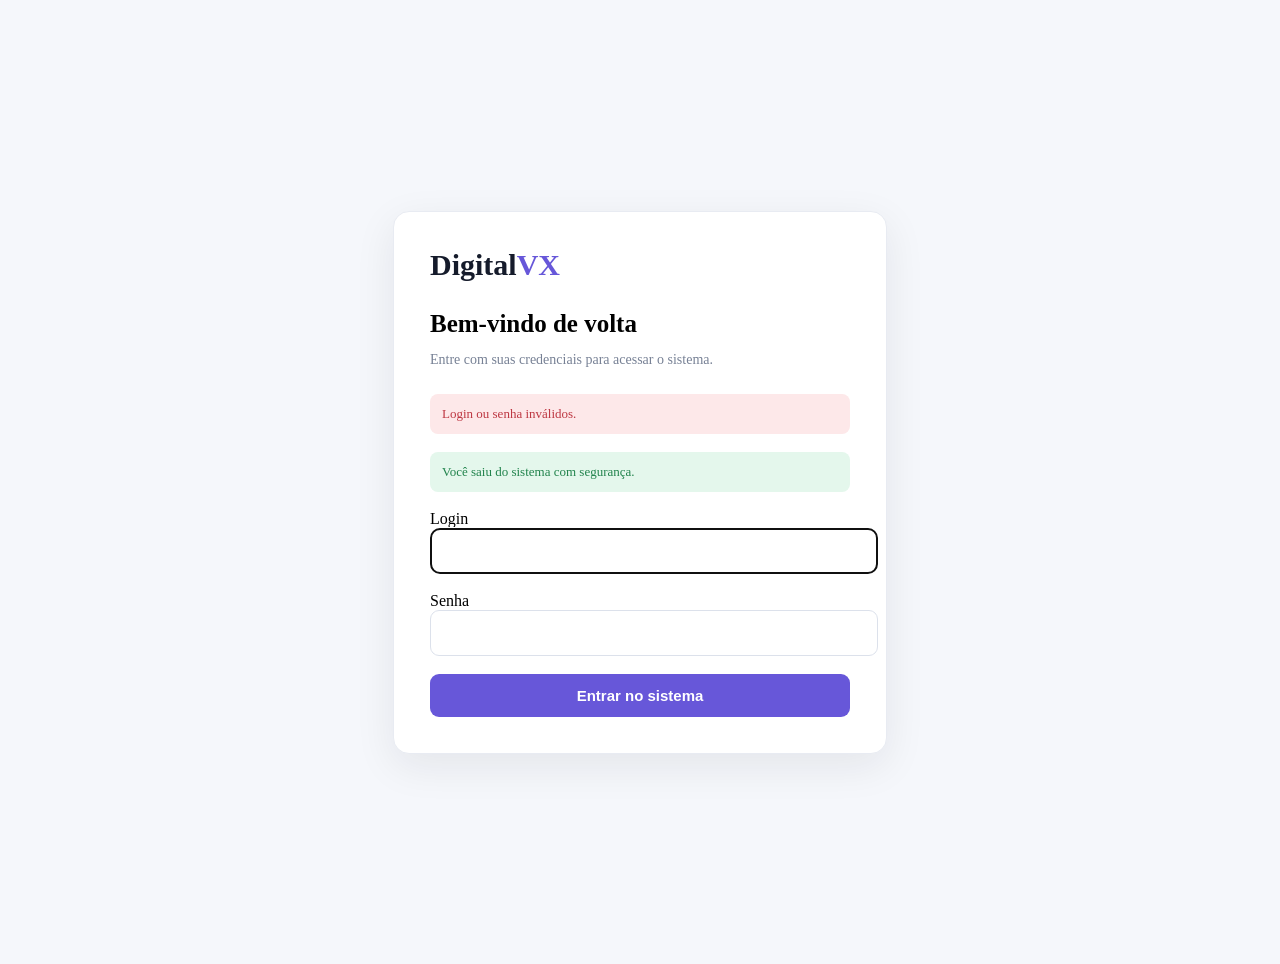
<file: demo/src/main/resources/templates/login.html>
<!DOCTYPE html>
<html lang="pt-BR" xmlns:th="http://www.thymeleaf.org">
<head>
    <meta charset="UTF-8">
    <meta name="viewport" content="width=device-width, initial-scale=1.0">
    <title>Entrar | DigitalVX</title>
    <link rel="stylesheet" th:href="@{/css/style.css}">
    <style>
        body {
            min-height: 100vh;
            display: flex;
            align-items: center;
            justify-content: center;
            padding: 24px;
            background: #f5f7fb;
        }

        .login-card {
            width: 100%;
            max-width: 420px;
            padding: 36px;
            background: #fff;
            border: 1px solid #e8ebf2;
            border-radius: 16px;
            box-shadow: 0 12px 40px rgba(21, 27, 43, .08);
        }

        .login-brand {
            margin-bottom: 28px;
            font-size: 30px;
            font-weight: 800;
            color: #151b2b;
        }

        .login-brand span {
            color: #6757d9;
        }

        .login-card h1 {
            margin-bottom: 8px;
            font-size: 25px;
        }

        .login-subtitle {
            margin-bottom: 26px;
            color: #778195;
            font-size: 14px;
        }

        .login-card .form-group {
            margin-bottom: 18px;
        }

        .login-card input {
            width: 100%;
            padding: 13px;
            border: 1px solid #dce1eb;
            border-radius: 9px;
            font: inherit;
        }

        .login-button {
            width: 100%;
            padding: 13px;
            border: 0;
            border-radius: 9px;
            background: #6757d9;
            color: white;
            font-size: 15px;
            font-weight: 600;
            cursor: pointer;
        }

        .login-message {
            margin-bottom: 18px;
            padding: 12px;
            border-radius: 8px;
            font-size: 13px;
        }

        .login-error {
            background: #fde8e9;
            color: #bd3742;
        }

        .login-success {
            background: #e4f7ec;
            color: #21834c;
        }
    </style>
</head>
<body>
    <main class="login-card">
        <div class="login-brand">Digital<span>VX</span></div>

        <h1>Bem-vindo de volta</h1>
        <p class="login-subtitle">
            Entre com suas credenciais para acessar o sistema.
        </p>

        <div class="login-message login-error" th:if="${param.erro}">
            Login ou senha inválidos.
        </div>

        <div class="login-message login-success" th:if="${param.logout}">
            Você saiu do sistema com segurança.
        </div>

        <form th:action="@{/login}" method="post">
            <div class="form-group">
                <label for="username">Login</label>
                <input id="username" name="username" type="text"
                       autocomplete="username" required autofocus>
            </div>

            <div class="form-group">
                <label for="password">Senha</label>
                <input id="password" name="password" type="password"
                       autocomplete="current-password" required>
            </div>

            <button class="login-button" type="submit">
                Entrar no sistema
            </button>
        </form>
    </main>
</body>
</html>
</file>
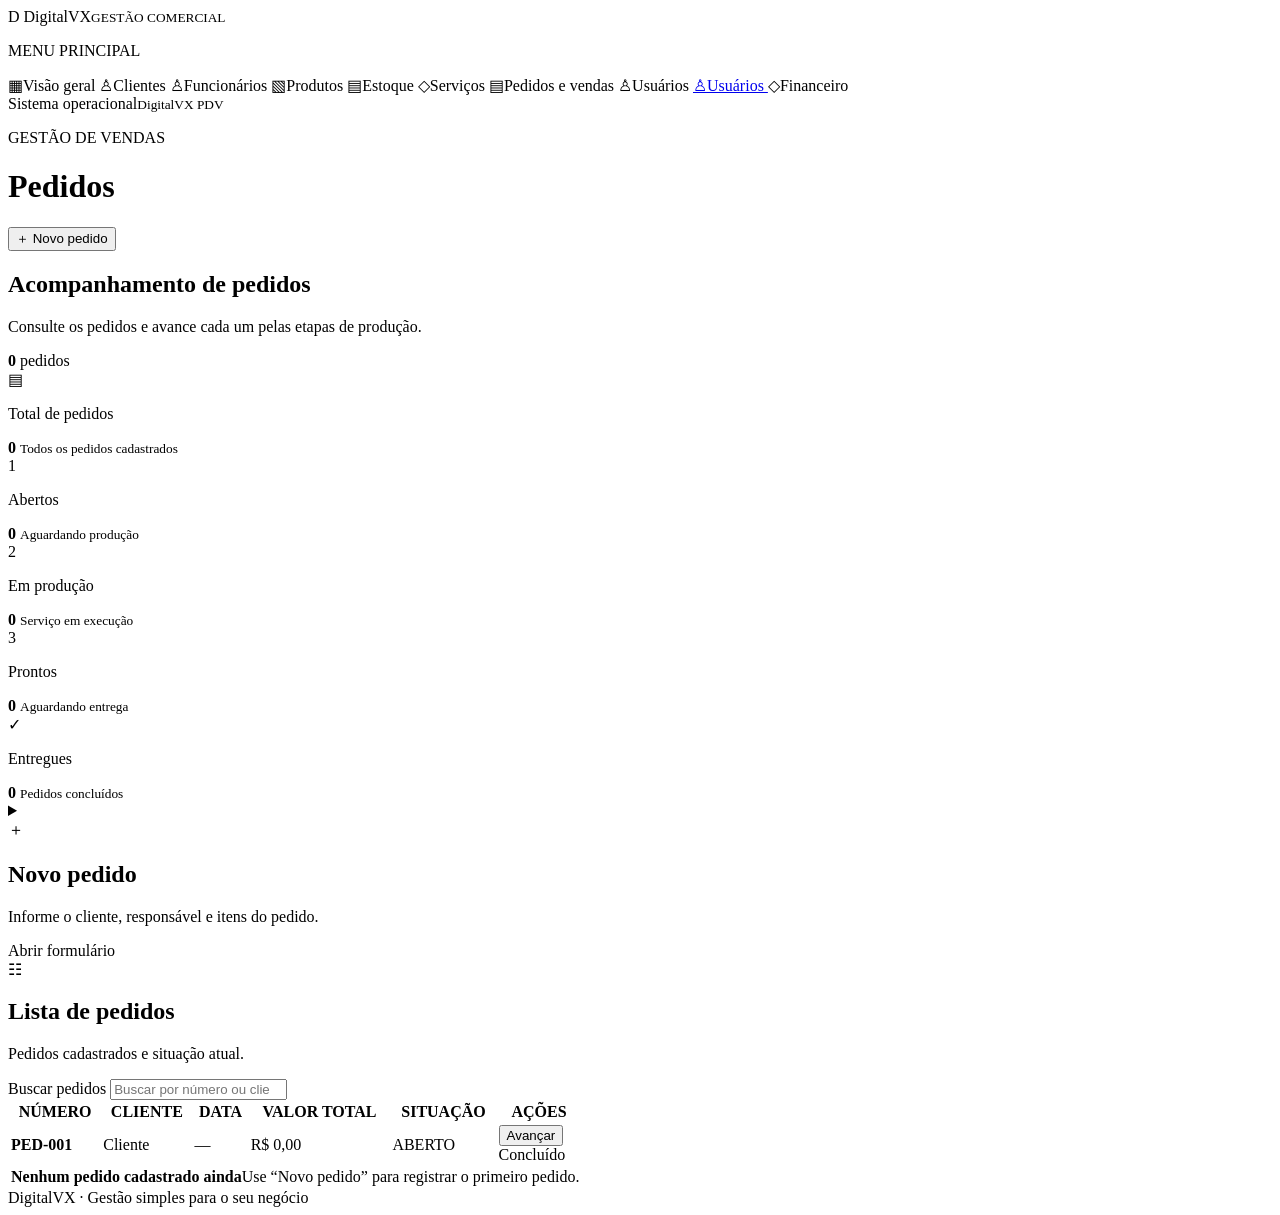
<file: demo/src/main/resources/templates/pedidos.html>
<!DOCTYPE html>
<html lang="pt-BR" xmlns:th="http://www.thymeleaf.org"
      xmlns:sec="http://www.thymeleaf.org/extras/spring-security">
<head>
    <meta charset="UTF-8">
    <meta name="viewport" content="width=device-width, initial-scale=1.0">
    <title>Pedidos | DigitalVX</title>
    <link rel="stylesheet" th:href="@{/css/style.css}">
</head>
<body class="app-shell">
    <aside class="sidebar">
        <a class="brand" th:href="@{/}">
            <span class="brand-mark">D</span>
            <span>Digital<span class="brand-accent">VX</span><small>GESTÃO COMERCIAL</small></span>
        </a>
        <p class="nav-heading">MENU PRINCIPAL</p>
        <nav class="main-nav" aria-label="Menu principal">
            <a class="nav-link" th:href="@{/}"><span class="nav-icon">▦</span>Visão geral</a>
            <a class="nav-link" th:href="@{/clientes}"><span class="nav-icon">♙</span>Clientes</a>
            <a class="nav-link" th:href="@{/funcionarios}"><span class="nav-icon">♙</span>Funcionários</a>
            <a class="nav-link" th:href="@{/produtos}"><span class="nav-icon">▧</span>Produtos</a>
            <a class="nav-link" th:href="@{/estoque}"><span class="nav-icon">▤</span>Estoque</a>
            <a class="nav-link" th:href="@{/servicos}"><span class="nav-icon">◇</span>Serviços</a>
            <a class="nav-link active" th:href="@{/pedidos}" aria-current="page"><span class="nav-icon">▤</span>Pedidos e vendas</a>
            <a class="nav-link" th:href="@{/usuarios}" sec:authorize="hasRole('ADMINISTRADOR')">
                <span class="nav-icon">♙</span>Usuários
            </a>
            <a class="nav-link" href="#" sec:authorize="!hasRole('ADMINISTRADOR')"
               onclick="alert('Você não tem permissão para acessar essa aba.'); return false;">
                <span class="nav-icon">♙</span>Usuários
            </a>
            <a class="nav-link" th:href="@{/financeiro}"><span class="nav-icon">◇</span>Financeiro</a>
        </nav>
        <div class="sidebar-bottom">
            <span class="status-dot"></span>
            <span>Sistema operacional<small>DigitalVX PDV</small></span>
        </div>
    </aside>

    <main class="main-content">
        <header class="topbar">
            <div>
                <p class="eyebrow">GESTÃO DE VENDAS</p>
                <h1>Pedidos</h1>
            </div>
            <button class="button button-primary" id="abrir-formulario" type="button">＋ Novo pedido</button>
        </header>

        <div class="page-intro">
            <div>
                <h2>Acompanhamento de pedidos</h2>
                <p>Consulte os pedidos e avance cada um pelas etapas de produção.</p>
            </div>
            <span class="count-badge"><strong th:text="${totalPedidos}">0</strong> pedidos</span>
        </div>

        <div class="alert alert-error" role="alert" th:if="${erro}" th:text="${erro}"></div>
        <div class="alert alert-success" role="status" th:if="${sucesso}" th:text="${sucesso}"></div>

        <section class="stats-grid order-stats-grid" aria-label="Indicadores de pedidos">
            <article class="stat-card">
                <span class="stat-icon violet">▤</span>
                <p>Total de pedidos</p>
                <strong th:text="${totalPedidos}">0</strong>
                <small>Todos os pedidos cadastrados</small>
            </article>
            <article class="stat-card">
                <span class="stat-icon blue">1</span>
                <p>Abertos</p>
                <strong th:text="${pedidosAbertos}">0</strong>
                <small>Aguardando produção</small>
            </article>
            <article class="stat-card">
                <span class="stat-icon orange">2</span>
                <p>Em produção</p>
                <strong th:text="${pedidosEmProducao}">0</strong>
                <small>Serviço em execução</small>
            </article>
            <article class="stat-card">
                <span class="stat-icon violet">3</span>
                <p>Prontos</p>
                <strong th:text="${pedidosProntos}">0</strong>
                <small>Aguardando entrega</small>
            </article>
            <article class="stat-card">
                <span class="stat-icon blue">✓</span>
                <p>Entregues</p>
                <strong th:text="${pedidosEntregues}">0</strong>
                <small>Pedidos concluídos</small>
            </article>
        </section>

        <details class="content-card form-card order-form-card" id="novo-pedido"
                 th:open="${erro != null}">
            <summary class="card-heading order-form-summary">
                <div>
                    <span class="card-heading-icon violet">＋</span>
                    <div>
                        <h2>Novo pedido</h2>
                        <p>Informe o cliente, responsável e itens do pedido.</p>
                    </div>
                </div>
                <span class="summary-hint">Abrir formulário</span>
            </summary>

            <form th:action="@{/pedidos/salvar}" th:object="${pedidoForm}" method="post">
                <div class="form-grid order-form-grid">
                    <label class="form-field">
                        <span>Número do pedido <b>*</b></span>
                        <input type="text" th:field="*{numero}" placeholder="Ex.: PED-001" required>
                    </label>
                    <label class="form-field">
                        <span>Cliente <b>*</b></span>
                        <select th:field="*{clienteId}" required>
                            <option value="">Selecione um cliente</option>
                            <option th:each="cliente : ${clientes}"
                                    th:value="${cliente.id}"
                                    th:text="${cliente.nome}"></option>
                        </select>
                    </label>
                    <label class="form-field">
                        <span>Funcionário responsável <b>*</b></span>
                        <select th:field="*{responsavelId}" required>
                            <option value="">Selecione um funcionário</option>
                            <option th:each="funcionario : ${funcionarios}"
                                    th:value="${funcionario.id}"
                                    th:text="${funcionario.nome}"></option>
                        </select>
                    </label>
                </div>

                <div class="order-items-heading">
                    <div><h3>Itens do pedido</h3><p>Os preços serão obtidos do cadastro.</p></div>
                    <button class="button button-quiet" id="adicionar-item" type="button">＋ Adicionar item</button>
                </div>
                <div id="itens-pedido" class="order-items"></div>
                <template id="modelo-item">
                    <fieldset class="order-item">
                        <legend>Item</legend>
                        <label class="form-field">
                            <span>Tipo <b>*</b></span>
                            <select class="tipo-item" required>
                                <option value="">Selecione</option>
                                <option value="PRODUTO">Produto</option>
                                <option value="SERVICO">Serviço</option>
                            </select>
                        </label>
                        <label class="form-field">
                            <span>Produto ou serviço <b>*</b></span>
                            <select class="referencia-item" required disabled>
                                <option value="">Selecione primeiro o tipo</option>
                                <optgroup label="Produtos" data-tipo="PRODUTO" hidden>
                                    <option th:each="produto : ${produtos}"
                                            th:value="${produto.id}"
                                            th:text="${produto.nome}"></option>
                                </optgroup>
                                <optgroup label="Serviços" data-tipo="SERVICO" hidden>
                                    <option th:each="servico : ${servicos}"
                                            th:value="${servico.id}"
                                            th:text="${servico.tipo}"></option>
                                </optgroup>
                            </select>
                        </label>
                        <label class="form-field">
                            <span>Quantidade <b>*</b></span>
                            <input class="quantidade-item" type="number" min="1" step="1" value="1" required>
                        </label>
                        <button class="table-action remove-order-item" type="button">Remover</button>
                    </fieldset>
                </template>

                <div class="form-actions">
                    <button class="button button-primary" type="submit">Salvar pedido</button>
                </div>
            </form>
        </details>

        <section class="content-card table-card order-table-card">
            <div class="card-heading order-table-heading">
                <div>
                    <span class="card-heading-icon blue">☷</span>
                    <div><h2>Lista de pedidos</h2><p>Pedidos cadastrados e situação atual.</p></div>
                </div>
                <label class="order-search">
                    <span class="visually-hidden">Buscar pedidos</span>
                    <input id="busca-pedidos" type="search" placeholder="Buscar por número ou cliente..." aria-label="Buscar pedidos por número ou cliente">
                </label>
            </div>
            <div class="table-wrap">
                <table id="tabelaPedidos">
                    <thead>
                    <tr>
                        <th>NÚMERO</th>
                        <th>CLIENTE</th>
                        <th>DATA</th>
                        <th>VALOR TOTAL</th>
                        <th>SITUAÇÃO</th>
                        <th class="actions-column">AÇÕES</th>
                    </tr>
                    </thead>
                    <tbody>
                    <tr th:each="pedido : ${pedidos}" data-pedido="true">
                        <td><strong th:text="${pedido.numero}">PED-001</strong></td>
                        <td th:text="${pedido.cliente.nome}">Cliente</td>
                        <td th:text="${pedido.data != null ? pedido.data : '—'}">—</td>
                        <td th:text="|R$ ${#numbers.formatDecimal(pedido.total != null ? pedido.total : 0, 1, 2)}|">R$ 0,00</td>
                        <td>
                            <span class="order-status"
                                  th:classappend="${pedido.status == 'ABERTO' ? ' order-status-open'
                                      : (pedido.status == 'EM PRODUÇÃO' ? ' order-status-production'
                                      : (pedido.status == 'PRONTO' ? ' order-status-ready'
                                      : (pedido.status == 'ENTREGUE' ? ' order-status-delivered' : '')))}"
                                  th:text="${pedido.status != null ? pedido.status : 'Indefinido'}">ABERTO</span>
                        </td>
                        <td class="actions-column">
                            <form th:if="${pedido.status == 'ABERTO' or pedido.status == 'EM PRODUÇÃO' or pedido.status == 'PRONTO'}"
                                  th:action="@{/pedidos/{id}/avancar(id=${pedido.id})}"
                                  method="post">
                                <button class="table-action" type="submit"
                                        th:text="${pedido.status == 'ABERTO' ? 'Iniciar produção' : (pedido.status == 'EM PRODUÇÃO' ? 'Marcar como pronto' : 'Marcar como entregue')}">
                                    Avançar
                                </button>
                            </form>
                            <span th:if="${pedido.status == 'ENTREGUE'}" class="completed-label">Concluído</span>
                        </td>
                    </tr>
                    <tr id="sem-resultados" hidden>
                        <td class="empty-state" colspan="6"><strong>Nenhum pedido encontrado</strong><span>Tente buscar por outro número ou cliente.</span></td>
                    </tr>
                    <tr th:if="${#lists.isEmpty(pedidos)}">
                        <td class="empty-state" colspan="6"><strong>Nenhum pedido cadastrado ainda</strong><span>Use “Novo pedido” para registrar o primeiro pedido.</span></td>
                    </tr>
                    </tbody>
                </table>
            </div>
        </section>
        <footer class="page-footer">DigitalVX <span>·</span> Gestão simples para o seu negócio</footer>
    </main>

    <script>
        const itensPedido = document.getElementById("itens-pedido");
        const modeloItem = document.getElementById("modelo-item");

        function atualizarIndices() {
            itensPedido.querySelectorAll(".order-item").forEach((item, index) => {
                item.querySelector(".tipo-item").name = `itens[${index}].tipo`;
                item.querySelector(".referencia-item").name = `itens[${index}].referenciaId`;
                item.querySelector(".quantidade-item").name = `itens[${index}].quantidade`;
            });
        }

        document.getElementById("adicionar-item").addEventListener("click", () => {
            itensPedido.appendChild(modeloItem.content.cloneNode(true));
            atualizarIndices();
        });

        itensPedido.addEventListener("change", (event) => {
            if (!event.target.classList.contains("tipo-item")) {
                return;
            }

            const referencia = event.target.closest(".order-item").querySelector(".referencia-item");
            referencia.value = "";
            referencia.disabled = !event.target.value;
            referencia.querySelectorAll("optgroup").forEach((grupo) => {
                grupo.hidden = grupo.dataset.tipo !== event.target.value;
            });
            referencia.options[0].textContent = event.target.value
                ? "Selecione um item"
                : "Selecione primeiro o tipo";
        });

        itensPedido.addEventListener("click", (event) => {
            if (event.target.classList.contains("remove-order-item")) {
                event.target.closest(".order-item").remove();
                atualizarIndices();
            }
        });

        document.getElementById("abrir-formulario").addEventListener("click", () => {
            const formulario = document.getElementById("novo-pedido");
            formulario.open = true;
            formulario.scrollIntoView({ behavior: "smooth", block: "start" });
        });

        const buscaPedidos = document.getElementById("busca-pedidos");
        buscaPedidos.addEventListener("input", function () {
            const termo = this.value.toLocaleLowerCase("pt-BR");
            const linhas = [...document.querySelectorAll("#tabelaPedidos tbody tr[data-pedido]")];
            let visiveis = 0;
            linhas.forEach((linha) => {
                linha.hidden = !linha.textContent.toLocaleLowerCase("pt-BR").includes(termo);
                if (!linha.hidden) {
                    visiveis++;
                }
            });
            document.getElementById("sem-resultados").hidden = visiveis !== 0 || linhas.length === 0;
        });
    </script>
</body>
</html>
</file>
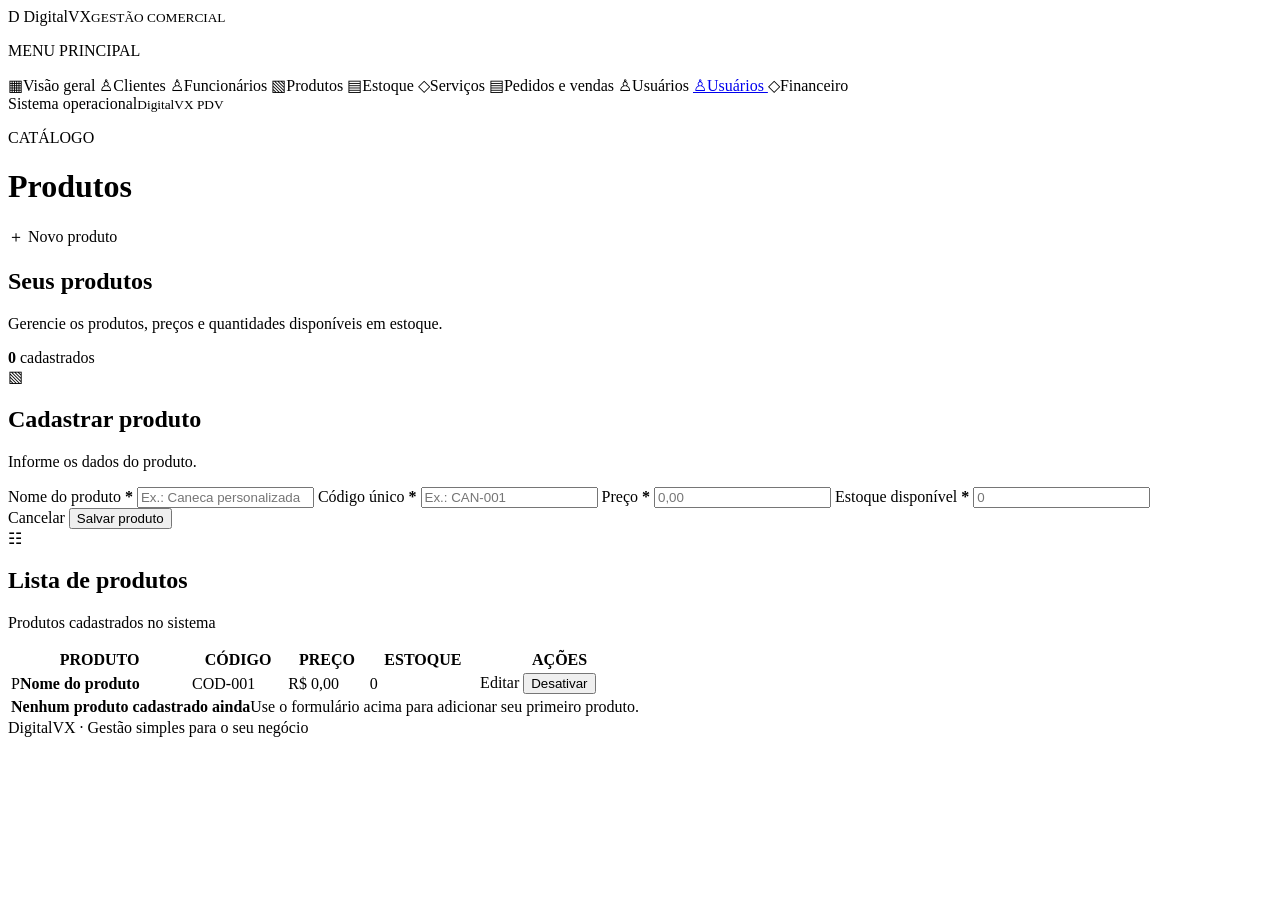
<file: demo/src/main/resources/templates/produtos.html>
<!DOCTYPE html>
<html lang="pt-BR" xmlns:th="http://www.thymeleaf.org"
      xmlns:sec="http://www.thymeleaf.org/extras/spring-security">
<head>
    <meta charset="UTF-8">
    <meta name="viewport" content="width=device-width, initial-scale=1.0">
    <title>Produtos | DigitalVX</title>
    <link rel="stylesheet" th:href="@{/css/style.css}">
</head>
<body class="app-shell">
    <aside class="sidebar">
        <a class="brand" th:href="@{/}">
            <span class="brand-mark">D</span>
            <span>Digital<span class="brand-accent">VX</span><small>GESTÃO COMERCIAL</small></span>
        </a>
        <p class="nav-heading">MENU PRINCIPAL</p>
        <nav class="main-nav" aria-label="Menu principal">
            <a class="nav-link" th:href="@{/}"><span class="nav-icon">▦</span>Visão geral</a>
            <a class="nav-link" th:href="@{/clientes}"><span class="nav-icon">♙</span>Clientes</a>
            <a class="nav-link" th:href="@{/funcionarios}"><span class="nav-icon">♙</span>Funcionários</a>
            <a class="nav-link active" th:href="@{/produtos}"><span class="nav-icon">▧</span>Produtos</a>
            <a class="nav-link" th:href="@{/estoque}"><span class="nav-icon">▤</span>Estoque</a>
            <a class="nav-link" th:href="@{/servicos}"><span class="nav-icon">◇</span>Serviços</a>
            <a class="nav-link" th:href="@{/pedidos}"><span class="nav-icon">▤</span>Pedidos e vendas</a>
            <a class="nav-link" th:href="@{/usuarios}" sec:authorize="hasRole('ADMINISTRADOR')">
                <span class="nav-icon">♙</span>Usuários
            </a>
            <a class="nav-link" href="#" sec:authorize="!hasRole('ADMINISTRADOR')"
               onclick="alert('Você não tem permissão para acessar essa aba.'); return false;">
                <span class="nav-icon">♙</span>Usuários
            </a>
            <a class="nav-link" th:href="@{/financeiro}"><span class="nav-icon">◇</span>Financeiro</a>
        </nav>
        <div class="sidebar-bottom">
            <span class="status-dot"></span>
            <span>Sistema operacional<small>DigitalVX PDV</small></span>
        </div>
    </aside>

    <main class="main-content">
        <header class="topbar">
            <div>
                <p class="eyebrow">CATÁLOGO</p>
                <h1>Produtos</h1>
            </div>
            <a class="button button-primary" th:href="@{/produtos}">＋ Novo produto</a>
        </header>

        <div class="page-intro">
            <div><h2>Seus produtos</h2><p>Gerencie os produtos, preços e quantidades disponíveis em estoque.</p></div>
            <span class="count-badge"><strong th:text="${#lists.size(produtos)}">0</strong> cadastrados</span>
        </div>

        <div class="alert alert-success" role="status" th:if="${sucesso}" th:text="${sucesso}"></div>
        <div class="alert alert-error" role="alert" th:if="${erro}" th:text="${erro}"></div>

        <section class="content-card form-card">
            <div class="card-heading">
                <div><span class="card-heading-icon blue">▧</span><div><h2 th:text="${produto.id == null ? 'Cadastrar produto' : 'Editar produto'}">Cadastrar produto</h2><p>Informe os dados do produto.</p></div></div>
            </div>
            <form th:action="@{/produtos/salvar}" th:object="${produto}" method="post">
                <input type="hidden" th:field="*{id}">
                <div class="form-grid product-form-grid">
                    <label class="form-field">
                        <span>Nome do produto <b>*</b></span>
                        <input type="text" th:field="*{nome}" placeholder="Ex.: Caneca personalizada" required maxlength="255">
                    </label>
                    <label class="form-field">
                        <span>Código único <b>*</b></span>
                        <input type="text" th:field="*{codigo}" placeholder="Ex.: CAN-001" required maxlength="255">
                    </label>
                    <label class="form-field">
                        <span>Preço <b>*</b></span>
                        <input type="number" th:field="*{preco}" placeholder="0,00" min="0" step="0.01" required>
                    </label>
                    <label class="form-field">
                        <span>Estoque disponível <b>*</b></span>
                        <input type="number" th:field="*{estoque}" placeholder="0" min="0" step="1" required>
                    </label>
                </div>
                <div class="form-actions">
                    <a class="button button-quiet" th:if="${produto.id != null}" th:href="@{/produtos}">Cancelar</a>
                    <button class="button button-primary" type="submit" th:text="${produto.id == null ? 'Salvar produto' : 'Salvar alterações'}">Salvar produto</button>
                </div>
            </form>
        </section>

        <section class="content-card table-card">
            <div class="card-heading">
                <div><span class="card-heading-icon violet">☷</span><div><h2>Lista de produtos</h2><p>Produtos cadastrados no sistema</p></div></div>
            </div>
            <div class="table-wrap">
                <table>
                    <thead><tr><th>PRODUTO</th><th>CÓDIGO</th><th>PREÇO</th><th>ESTOQUE</th><th class="actions-column">AÇÕES</th></tr></thead>
                    <tbody>
                        <tr th:each="item : ${produtos}">
                            <td><span class="table-avatar" th:text="${#strings.substring(item.nome, 0, 1).toUpperCase()}">P</span><strong th:text="${item.nome}">Nome do produto</strong></td>
                            <td th:text="${item.codigo}">COD-001</td>
                            <td th:text="|R$ ${item.preco}|">R$ 0,00</td>
                            <td th:text="${item.estoque}">0</td>
                            <td class="actions-column">
                                <a class="table-action" th:href="@{/produtos(editar=${item.id})}" th:aria-label="|Editar ${item.nome}|">Editar</a>
                                <form th:action="@{/produtos/desativar}" method="post"
                                      style="display: inline;"
                                      onsubmit="return confirm('Tem certeza de que deseja desativar este produto?');">
                                    <input type="hidden" name="id" th:value="${item.id}">
                                    <button type="submit" class="table-action table-action-delete"
                                            th:aria-label="|Desativar ${item.nome}|">Desativar</button>
                                </form>
                            </td>
                        </tr>
                        <tr th:if="${#lists.isEmpty(produtos)}">
                            <td class="empty-state" colspan="5"><strong>Nenhum produto cadastrado ainda</strong><span>Use o formulário acima para adicionar seu primeiro produto.</span></td>
                        </tr>
                    </tbody>
                </table>
            </div>
        </section>
        <footer class="page-footer">DigitalVX <span>·</span> Gestão simples para o seu negócio</footer>
    </main>
</body>
</html>
</file>
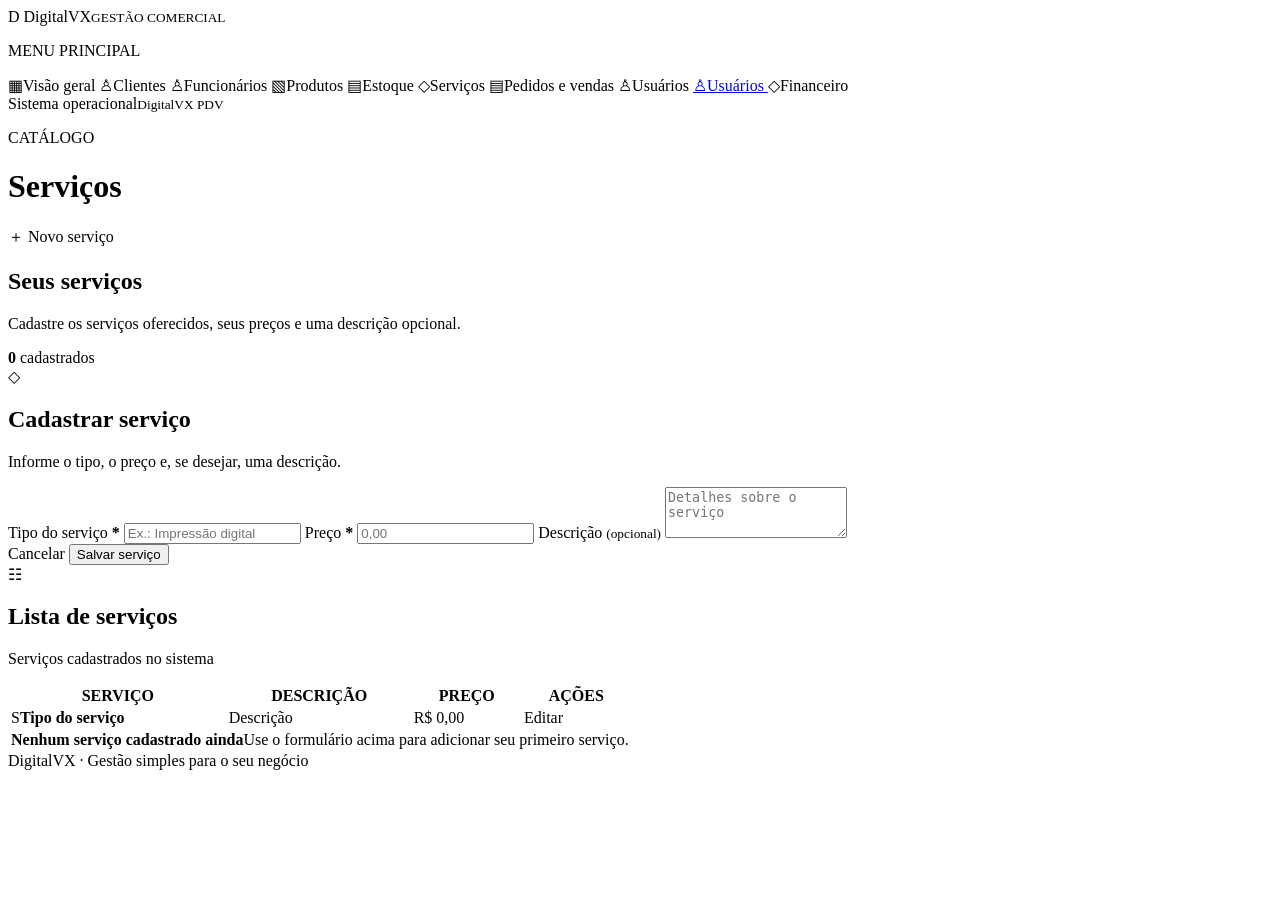
<file: demo/src/main/resources/templates/servicos.html>
<!DOCTYPE html>
<html lang="pt-BR" xmlns:th="http://www.thymeleaf.org"
      xmlns:sec="http://www.thymeleaf.org/extras/spring-security">
<head>
    <meta charset="UTF-8">
    <meta name="viewport" content="width=device-width, initial-scale=1.0">
    <title>Serviços | DigitalVX</title>
    <link rel="stylesheet" th:href="@{/css/style.css}">
</head>
<body class="app-shell">
    <aside class="sidebar">
        <a class="brand" th:href="@{/}">
            <span class="brand-mark">D</span>
            <span>Digital<span class="brand-accent">VX</span><small>GESTÃO COMERCIAL</small></span>
        </a>
        <p class="nav-heading">MENU PRINCIPAL</p>
        <nav class="main-nav" aria-label="Menu principal">
            <a class="nav-link" th:href="@{/}"><span class="nav-icon">▦</span>Visão geral</a>
            <a class="nav-link" th:href="@{/clientes}"><span class="nav-icon">♙</span>Clientes</a>
            <a class="nav-link" th:href="@{/funcionarios}"><span class="nav-icon">♙</span>Funcionários</a>
            <a class="nav-link" th:href="@{/produtos}"><span class="nav-icon">▧</span>Produtos</a>
            <a class="nav-link" th:href="@{/estoque}"><span class="nav-icon">▤</span>Estoque</a>
            <a class="nav-link active" th:href="@{/servicos}"><span class="nav-icon">◇</span>Serviços</a>
            <a class="nav-link" th:href="@{/pedidos}"><span class="nav-icon">▤</span>Pedidos e vendas</a>
            <a class="nav-link" th:href="@{/usuarios}" sec:authorize="hasRole('ADMINISTRADOR')">
                <span class="nav-icon">♙</span>Usuários
            </a>
            <a class="nav-link" href="#" sec:authorize="!hasRole('ADMINISTRADOR')"
               onclick="alert('Você não tem permissão para acessar essa aba.'); return false;">
                <span class="nav-icon">♙</span>Usuários
            </a>
            <a class="nav-link" th:href="@{/financeiro}"><span class="nav-icon">◇</span>Financeiro</a>
        </nav>
        <div class="sidebar-bottom">
            <span class="status-dot"></span>
            <span>Sistema operacional<small>DigitalVX PDV</small></span>
        </div>
    </aside>

    <main class="main-content">
        <header class="topbar">
            <div>
                <p class="eyebrow">CATÁLOGO</p>
                <h1>Serviços</h1>
            </div>
            <a class="button button-primary" th:href="@{/servicos}">＋ Novo serviço</a>
        </header>

        <div class="page-intro">
            <div><h2>Seus serviços</h2><p>Cadastre os serviços oferecidos, seus preços e uma descrição opcional.</p></div>
            <span class="count-badge"><strong th:text="${#lists.size(servicos)}">0</strong> cadastrados</span>
        </div>

        <div class="alert alert-error" role="alert" th:if="${erro}" th:text="${erro}"></div>

        <section class="content-card form-card">
            <div class="card-heading">
                <div><span class="card-heading-icon violet">◇</span><div><h2 th:text="${servico.id == null ? 'Cadastrar serviço' : 'Editar serviço'}">Cadastrar serviço</h2><p>Informe o tipo, o preço e, se desejar, uma descrição.</p></div></div>
            </div>
            <form th:action="@{/servicos/salvar}" th:object="${servico}" method="post">
                <input type="hidden" th:field="*{id}">
                <div class="form-grid service-form-grid">
                    <label class="form-field">
                        <span>Tipo do serviço <b>*</b></span>
                        <input type="text" th:field="*{tipo}" placeholder="Ex.: Impressão digital" required maxlength="255">
                    </label>
                    <label class="form-field">
                        <span>Preço <b>*</b></span>
                        <input type="number" th:field="*{preco}" placeholder="0,00" min="0" step="0.01" required>
                    </label>
                    <label class="form-field service-description">
                        <span>Descrição <small>(opcional)</small></span>
                        <textarea th:field="*{descricao}" placeholder="Detalhes sobre o serviço" maxlength="1000" rows="3"></textarea>
                    </label>
                </div>
                <div class="form-actions">
                    <a class="button button-quiet" th:if="${servico.id != null}" th:href="@{/servicos}">Cancelar</a>
                    <button class="button button-primary" type="submit" th:text="${servico.id == null ? 'Salvar serviço' : 'Salvar alterações'}">Salvar serviço</button>
                </div>
            </form>
        </section>

        <section class="content-card table-card">
            <div class="card-heading">
                <div><span class="card-heading-icon blue">☷</span><div><h2>Lista de serviços</h2><p>Serviços cadastrados no sistema</p></div></div>
            </div>
            <div class="table-wrap">
                <table>
                    <thead><tr><th>SERVIÇO</th><th>DESCRIÇÃO</th><th>PREÇO</th><th class="actions-column">AÇÕES</th></tr></thead>
                    <tbody>
                        <tr th:each="item : ${servicos}">
                            <td><span class="table-avatar" th:text="${#strings.substring(item.tipo, 0, 1).toUpperCase()}">S</span><strong th:text="${item.tipo}">Tipo do serviço</strong></td>
                            <td class="description-cell" th:text="${#strings.isEmpty(item.descricao) ? '—' : item.descricao}">Descrição</td>
                            <td th:text="|R$ ${#numbers.formatDecimal(item.preco, 1, 2)}|">R$ 0,00</td>
                            <td class="actions-column"><a class="table-action" th:href="@{/servicos(editar=${item.id})}" th:aria-label="|Editar ${item.tipo}|">Editar</a></td>
                        </tr>
                        <tr th:if="${#lists.isEmpty(servicos)}">
                            <td class="empty-state" colspan="4"><strong>Nenhum serviço cadastrado ainda</strong><span>Use o formulário acima para adicionar seu primeiro serviço.</span></td>
                        </tr>
                    </tbody>
                </table>
            </div>
        </section>
        <footer class="page-footer">DigitalVX <span>·</span> Gestão simples para o seu negócio</footer>
    </main>
</body>
</html>
</file>
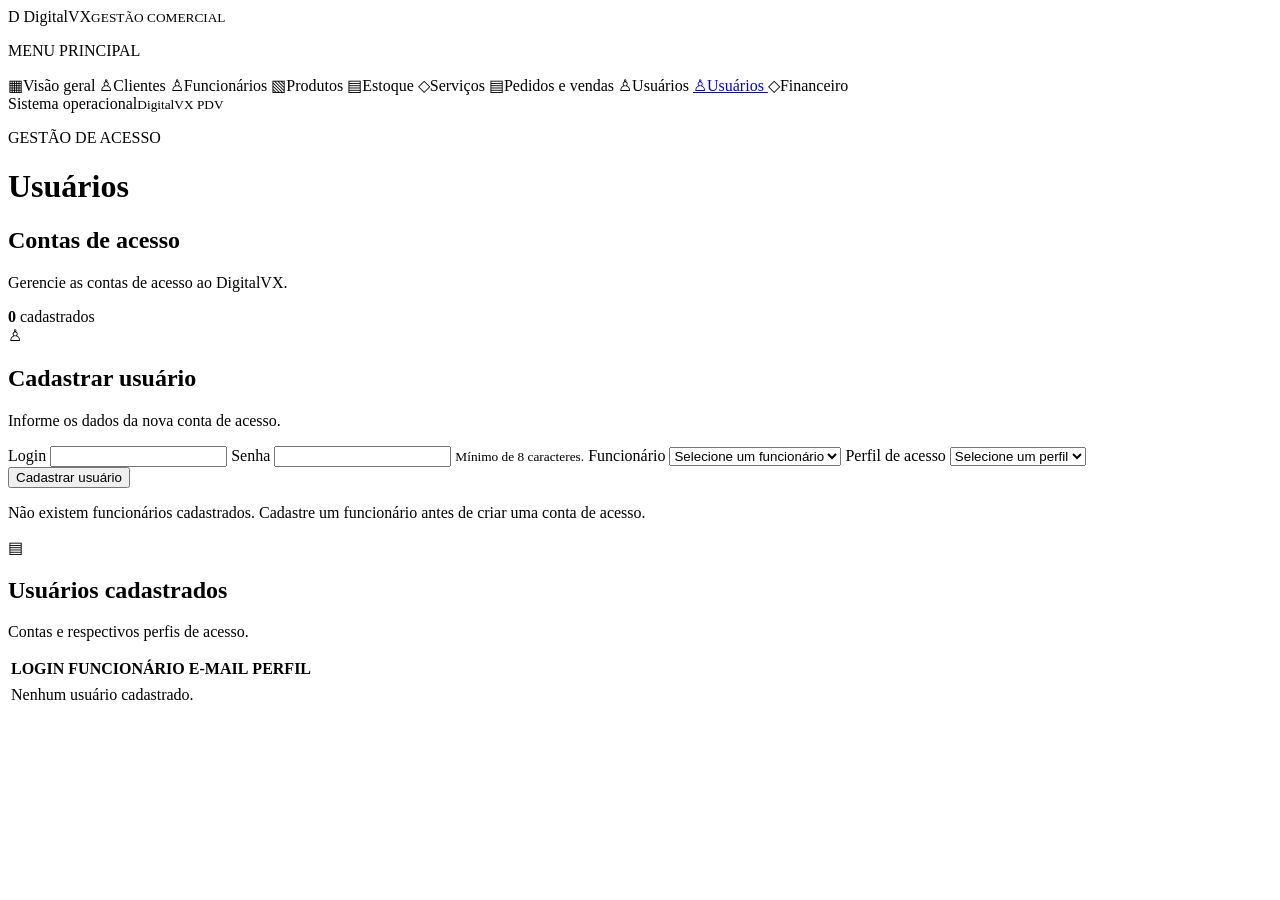
<file: demo/src/main/resources/templates/usuarios.html>
<!DOCTYPE html>
<html lang="pt-BR" xmlns:th="http://www.thymeleaf.org"
      xmlns:sec="http://www.thymeleaf.org/extras/spring-security">
<head>
    <meta charset="UTF-8">
    <meta name="viewport" content="width=device-width, initial-scale=1.0">
    <title>Usuários | DigitalVX</title>
    <link rel="stylesheet" th:href="@{/css/style.css}">
</head>
<body class="app-shell">
    <aside class="sidebar">
        <a class="brand" th:href="@{/}">
            <span class="brand-mark">D</span>
            <span>Digital<span class="brand-accent">VX</span><small>GESTÃO COMERCIAL</small></span>
        </a>
        <p class="nav-heading">MENU PRINCIPAL</p>
        <nav class="main-nav" aria-label="Menu principal">
            <a class="nav-link" th:href="@{/}"><span class="nav-icon">▦</span>Visão geral</a>
            <a class="nav-link" th:href="@{/clientes}"><span class="nav-icon">♙</span>Clientes</a>
            <a class="nav-link" th:href="@{/funcionarios}"><span class="nav-icon">♙</span>Funcionários</a>
            <a class="nav-link" th:href="@{/produtos}"><span class="nav-icon">▧</span>Produtos</a>
            <a class="nav-link" th:href="@{/estoque}"><span class="nav-icon">▤</span>Estoque</a>
            <a class="nav-link" th:href="@{/servicos}"><span class="nav-icon">◇</span>Serviços</a>
            <a class="nav-link" th:href="@{/pedidos}"><span class="nav-icon">▤</span>Pedidos e vendas</a>
            <a class="nav-link active" th:href="@{/usuarios}" aria-current="page"
               sec:authorize="hasRole('ADMINISTRADOR')">
                <span class="nav-icon">♙</span>Usuários
            </a>
            <a class="nav-link" href="#" sec:authorize="!hasRole('ADMINISTRADOR')"
               onclick="alert('Você não tem permissão para acessar essa aba.'); return false;">
                <span class="nav-icon">♙</span>Usuários
            </a>
            <a class="nav-link" th:href="@{/financeiro}"><span class="nav-icon">◇</span>Financeiro</a>
        </nav>
        <div class="sidebar-bottom">
            <span class="status-dot"></span>
            <span>Sistema operacional<small>DigitalVX PDV</small></span>
        </div>
    </aside>

    <main class="main-content">
        <header class="topbar">
            <div>
                <p class="eyebrow">GESTÃO DE ACESSO</p>
                <h1>Usuários</h1>
            </div>
        </header>

        <div class="page-intro">
            <div>
                <h2>Contas de acesso</h2>
                <p>Gerencie as contas de acesso ao DigitalVX.</p>
            </div>
            <span class="count-badge"><strong th:text="${#lists.size(usuarios)}">0</strong> cadastrados</span>
        </div>

        <div class="alert alert-error" role="alert" th:if="${erro}" th:text="${erro}"></div>
        <div class="alert alert-success" role="status" th:if="${sucesso}" th:text="${sucesso}"></div>

        <section class="content-card form-card">
            <div class="card-heading">
                <div>
                    <span class="card-heading-icon violet">♙</span>
                    <div>
                        <h2>Cadastrar usuário</h2>
                        <p>Informe os dados da nova conta de acesso.</p>
                    </div>
                </div>
            </div>

            <form th:action="@{/usuarios/salvar}" th:object="${usuarioForm}" method="post">
                <div class="form-grid usuario-form-grid">
                    <label class="form-field" for="login">
                        Login
                        <input id="login" type="text" th:field="*{login}" maxlength="60" required>
                    </label>

                    <label class="form-field" for="senha">
                        Senha
                        <input id="senha" type="password" th:field="*{senha}" minlength="8"
                               autocomplete="new-password" required>
                        <small>Mínimo de 8 caracteres.</small>
                    </label>

                    <label class="form-field" for="funcionarioId">
                        Funcionário
                        <select id="funcionarioId" th:field="*{funcionarioId}" required>
                            <option value="">Selecione um funcionário</option>
                            <option th:each="funcionario : ${funcionarios}"
                                    th:value="${funcionario.id}"
                                    th:text="${funcionario.nome + ' — ' + funcionario.email}"></option>
                        </select>
                    </label>

                    <label class="form-field" for="perfil">
                        Perfil de acesso
                        <select id="perfil" th:field="*{perfil}" required>
                            <option value="">Selecione um perfil</option>
                            <option th:each="perfil : ${perfis}"
                                    th:value="${perfil}"
                                    th:text="${perfil}"></option>
                        </select>
                    </label>
                </div>

                <div class="form-actions">
                    <button type="submit" class="button button-primary">Cadastrar usuário</button>
                </div>
            </form>

            <p th:if="${#lists.isEmpty(funcionarios)}" class="notice">
                Não existem funcionários cadastrados. Cadastre um funcionário antes de criar uma conta de acesso.
            </p>
        </section>

        <section class="content-card table-card">
            <div class="card-heading">
                <div>
                    <span class="card-heading-icon blue">▤</span>
                    <div>
                        <h2>Usuários cadastrados</h2>
                        <p>Contas e respectivos perfis de acesso.</p>
                    </div>
                </div>
            </div>
            <div class="table-wrap">
                <table>
                    <thead>
                    <tr>
                        <th>LOGIN</th>
                        <th>FUNCIONÁRIO</th>
                        <th>E-MAIL</th>
                        <th>PERFIL</th>
                    </tr>
                    </thead>
                    <tbody>
                    <tr th:each="usuario : ${usuarios}">
                        <td th:text="${usuario.login}"></td>
                        <td th:text="${usuario.funcionario.nome}"></td>
                        <td th:text="${usuario.funcionario.email}"></td>
                        <td th:text="${usuario.perfil}"></td>
                    </tr>
                    <tr th:if="${#lists.isEmpty(usuarios)}">
                        <td class="empty-state" colspan="4">Nenhum usuário cadastrado.</td>
                    </tr>
                    </tbody>
                </table>
            </div>
        </section>
    </main>
</body>
</html>
</file>
